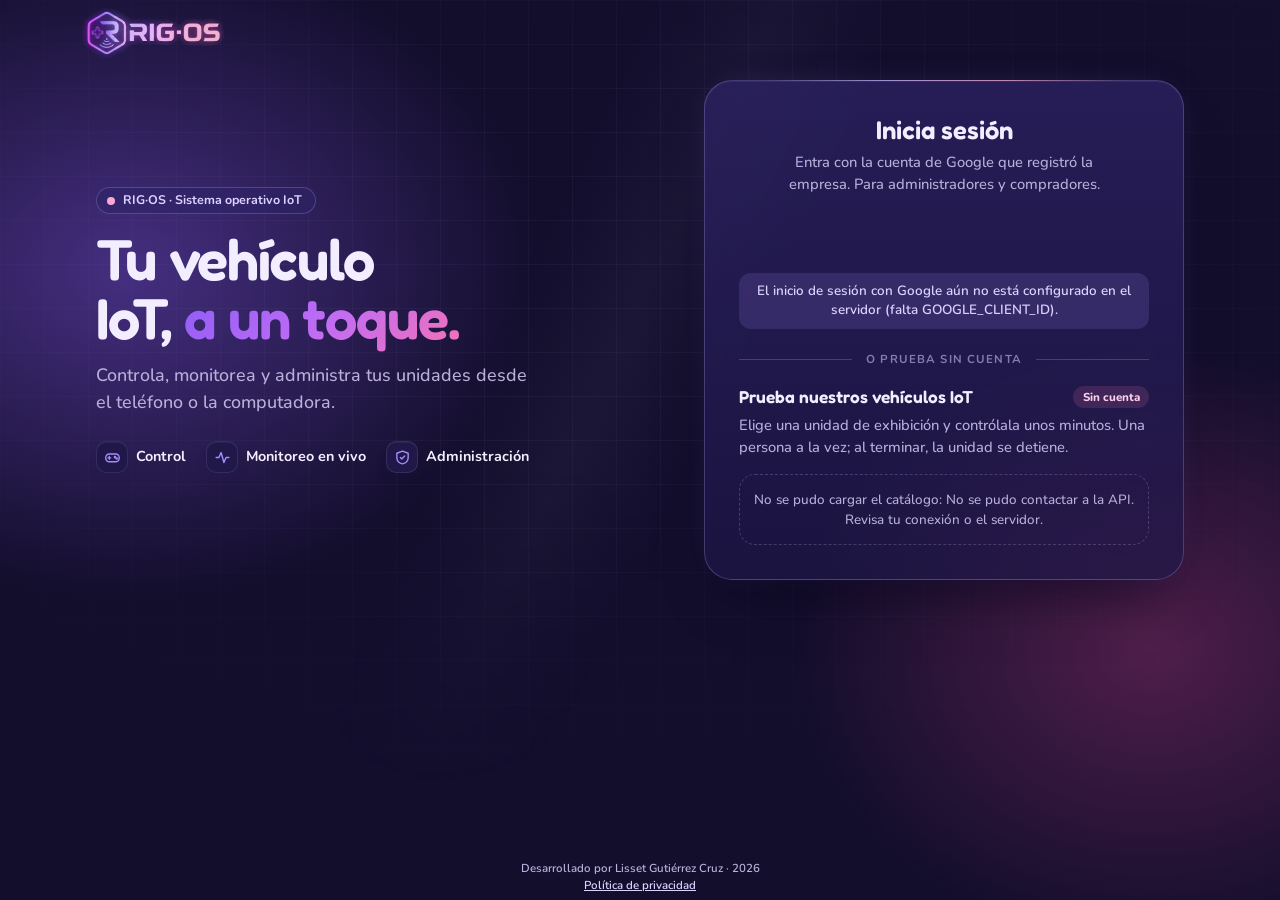
<file: index.html>
<!DOCTYPE html>
<html lang="es" data-bs-theme="dark">
<head>
<meta charset="utf-8">
<meta name="viewport" content="width=device-width, initial-scale=1, viewport-fit=cover">
<meta name="theme-color" content="#130E2C">
<meta name="description" content="RIG·OS, sistema operativo IoT: control, monitoreo y administración de vehículos con roles.">
<title>RIG·OS · Sistema operativo IoT</title>
<link rel="icon" href="assets/img/favicon-64.png" type="image/png" sizes="64x64">
<link rel="icon" href="assets/img/favicon-32.png" type="image/png" sizes="32x32">
<link rel="apple-touch-icon" href="assets/img/apple-touch-icon.png">
<link rel="preconnect" href="https://fonts.googleapis.com">
<link rel="preconnect" href="https://fonts.gstatic.com" crossorigin>
<link href="https://fonts.googleapis.com/css2?family=Fredoka:wght@500;600;700&family=Nunito:wght@500;600;700;800&display=swap" rel="stylesheet">
<link href="https://cdn.jsdelivr.net/npm/bootstrap@5.3.3/dist/css/bootstrap.min.css" rel="stylesheet" integrity="sha384-QWTKZyjpPEjISv5WaRU9OFeRpok6YctnYmDr5pNlyT2bRjXh0JMhjY6hW+ALEwIH" crossorigin="anonymous">
<link href="assets/css/estilos.css?v=2026-11-23e" rel="stylesheet">
<script type="module" src="assets/js/main.js"></script>
</head>
<body>
<a class="visually-hidden-focusable salto" href="#contenido">Saltar al contenido</a>

<svg width="0" height="0" class="position-absolute" aria-hidden="true">
  <symbol id="i-check" viewBox="0 0 24 24"><circle cx="12" cy="12" r="9"/><path d="M8 12.5l2.7 2.7L16 10"/></symbol>
  <symbol id="i-alerta" viewBox="0 0 24 24"><path d="M12 3l10 18H2z"/><path d="M12 10v5M12 18v.01"/></symbol>
  <symbol id="i-info" viewBox="0 0 24 24"><circle cx="12" cy="12" r="9"/><path d="M12 11v6M12 7.5v.01"/></symbol>
  <symbol id="i-reloj" viewBox="0 0 24 24"><circle cx="12" cy="12" r="9"/><path d="M12 7v5l3 2"/></symbol>
  <symbol id="i-circulo" viewBox="0 0 24 24"><circle cx="12" cy="12" r="9"/></symbol>
  <symbol id="i-rayo" viewBox="0 0 24 24"><path d="M13 3L5 14h6l-1 7 8-11h-6z"/></symbol>
  <symbol id="i-giro-der" viewBox="0 0 24 24"><path d="M20 12a8 8 0 1 1-2.5-5.8L20 8.5M20 4v4.5h-4.5"/></symbol>
  <symbol id="i-giro-izq" viewBox="0 0 24 24"><path d="M4 12a8 8 0 1 0 2.5-5.8L4 8.5M4 4v4.5h4.5"/></symbol>
  <symbol id="i-giro-360" viewBox="0 0 24 24"><path d="M21 12a9 9 0 1 1-2.6-6.4L21 8M21 3v5h-5"/><circle cx="12" cy="12" r="2"/></symbol>
  <symbol id="i-flecha" viewBox="0 0 24 24"><path d="M12 19V5M5.5 11.5L12 5l6.5 6.5"/></symbol>
  <symbol id="i-excavar" viewBox="0 0 24 24"><path d="M3 4h6l4 6"/><path d="M11 10l-2 5h9l2-5z"/><path d="M13 19h4"/></symbol>
  <symbol id="i-descargar" viewBox="0 0 24 24"><path d="M12 14V4M7.5 8.5L12 4l4.5 4.5"/><path d="M4 13v6h16v-6"/></symbol>
  <symbol id="i-luz" viewBox="0 0 24 24"><path d="M9 18h6M10 21h4M12 3a6 6 0 0 0-3.5 10.9V16h7v-2.1A6 6 0 0 0 12 3z"/></symbol>
  <symbol id="i-musica" viewBox="0 0 24 24"><path d="M9 18V5l11-2v13"/><circle cx="6.5" cy="18" r="2.5"/><circle cx="17.5" cy="16" r="2.5"/></symbol>
  <symbol id="i-demo" viewBox="0 0 24 24"><circle cx="12" cy="12" r="9"/><path d="M10 8.5v7l6-3.5z"/></symbol>
  <symbol id="i-encender" viewBox="0 0 24 24"><path d="M12 3v8M6.3 7.3a8 8 0 1 0 11.4 0"/></symbol>
  <symbol id="i-mando" viewBox="0 0 24 24"><rect x="2.5" y="7" width="19" height="11" rx="5"/><path d="M7.5 10.5v4M5.5 12.5h4"/><circle cx="15.5" cy="11.5" r=".8"/><circle cx="18" cy="13.5" r=".8"/></symbol>
  <symbol id="i-parar" viewBox="0 0 24 24"><rect x="6" y="6" width="12" height="12" rx="2"/></symbol>
  <symbol id="i-jugar" viewBox="0 0 24 24"><path d="M7 4.5v15l12-7.5z"/></symbol>
  <symbol id="i-llave" viewBox="0 0 24 24"><circle cx="8" cy="15" r="4"/><path d="M10.8 12.2L20 3M17 6l3 3M14.5 8.5l2 2"/></symbol>
  <symbol id="i-ws" viewBox="0 0 24 24"><path d="M4 9a11 11 0 0 1 16 0M7.5 12.5a6 6 0 0 1 9 0"/><circle cx="12" cy="17" r="1.5"/></symbol>
  <symbol id="i-nube" viewBox="0 0 24 24"><path d="M7 18a4.5 4.5 0 0 1-.7-8.9 6 6 0 0 1 11.5 1.4A3.8 3.8 0 0 1 17 18z"/></symbol>
  <symbol id="i-bd" viewBox="0 0 24 24"><ellipse cx="12" cy="6" rx="7.5" ry="3"/><path d="M4.5 6v12c0 1.7 3.4 3 7.5 3s7.5-1.3 7.5-3V6M4.5 12c0 1.7 3.4 3 7.5 3s7.5-1.3 7.5-3"/></symbol>
  <symbol id="i-actividad" viewBox="0 0 24 24"><path d="M3 12h4l3-7 4 14 3-7h4"/></symbol>
  <symbol id="i-lista" viewBox="0 0 24 24"><path d="M9 6h11M9 12h11M9 18h11"/><circle cx="4.5" cy="6" r="1"/><circle cx="4.5" cy="12" r="1"/><circle cx="4.5" cy="18" r="1"/></symbol>
  <symbol id="i-recargar" viewBox="0 0 24 24"><path d="M20 11a8 8 0 1 0-2.3 5.7M20 4v7h-7"/></symbol>
  <symbol id="i-usuario" viewBox="0 0 24 24"><circle cx="12" cy="8" r="4"/><path d="M4 21a8 8 0 0 1 16 0"/></symbol>
  <symbol id="i-salir" viewBox="0 0 24 24"><path d="M15 4h3a2 2 0 0 1 2 2v12a2 2 0 0 1-2 2h-3M10 17l-5-5 5-5M5 12h11"/></symbol>
  <symbol id="i-escudo" viewBox="0 0 24 24"><path d="M12 3l8 3v6c0 4.5-3.4 8-8 9-4.6-1-8-4.5-8-9V6z"/><path d="M9 12l2 2 4-4"/></symbol>
  <symbol id="i-coche" viewBox="0 0 24 24"><path d="M5 16V11l2-5h10l2 5v5"/><path d="M3 16h18v3H3z"/><circle cx="7.5" cy="19" r="1.5"/><circle cx="16.5" cy="19" r="1.5"/></symbol>
  <symbol id="i-tienda" viewBox="0 0 24 24"><path d="M4 9l1.5-5h13L20 9M4 9h16v11H4zM9 20v-6h6v6"/></symbol>
  <symbol id="i-mas" viewBox="0 0 24 24"><path d="M12 5v14M5 12h14"/></symbol>
  <symbol id="i-editar" viewBox="0 0 24 24"><path d="M4 20h4L19 9l-4-4L4 16z"/><path d="M13.5 6.5l4 4"/></symbol>
  <symbol id="i-basura" viewBox="0 0 24 24"><path d="M5 7h14M10 11v6M14 11v6M6 7l1 13h10l1-13M9 7V4h6v3"/></symbol>
  <symbol id="i-abajo" viewBox="0 0 24 24"><path d="M12 5v14M5.5 12.5L12 19l6.5-6.5"/></symbol>
  <symbol id="i-chevron" viewBox="0 0 24 24"><path d="M9 6l6 6-6 6"/></symbol>
  <symbol id="i-cerrar" viewBox="0 0 24 24"><path d="M6 6l12 12M18 6L6 18"/></symbol>
</svg>

<header class="encabezado container-xl">
  <div class="encabezado-texto">
    <p class="encabezado-sub marca"><img src="assets/img/rigos-logo.png" width="538" height="190" alt="RIG·OS" class="marca-img"></p>
    <h1 id="vehNombre">Cargando vehículo…</h1>
    <p id="vehDetalle" class="texto-suave mb-0"></p>
  </div>
  <nav class="navegacion" aria-label="Secciones de la aplicación">
    <a class="nav-enlace" href="#control" data-vista="control"><svg class="ico" aria-hidden="true"><use href="#i-mando"/></svg><span>Control</span></a>
    <a class="nav-enlace" href="#monitoreo" data-vista="monitoreo"><svg class="ico" aria-hidden="true"><use href="#i-actividad"/></svg><span>Monitoreo</span></a>
    <a class="nav-enlace" href="#unidades" data-vista="unidades" hidden><svg class="ico" aria-hidden="true"><use href="#i-coche"/></svg><span>Mis vehículos</span></a>
    <a class="nav-enlace" href="#administracion" data-vista="administracion" hidden><svg class="ico" aria-hidden="true"><use href="#i-escudo"/></svg><span>Administración</span></a>
  </nav>
  <div class="cuenta" id="cuenta" hidden>
    <span class="cuenta-avatar" id="cuentaAvatar" aria-hidden="true"></span>
    <span class="cuenta-datos"><span class="cuenta-nombre" id="cuentaNombre"></span><span class="cuenta-rol" id="cuentaRol"></span></span>
    <button type="button" class="cuenta-salir" id="cuentaSalir"><svg class="ico" aria-hidden="true"><use href="#i-salir"/></svg><span class="visually-hidden">Cerrar sesión</span></button>
  </div>
</header>

<main class="container-xl" id="contenido">
  <!-- 4.3: aviso de la prueba de Invitado (tiempo restante) -->
  <div class="aviso-invitado" id="avisoInvitado" role="status" hidden>
    <svg class="ico" aria-hidden="true"><use href="#i-reloj"/></svg>
    <span>Prueba de Invitado · <strong id="invitadoTiempo">--:--</strong> restantes · solo comandos permitidos</span>
    <button type="button" class="btn boton-secundario btn-chico" id="invitadoTerminar">Terminar prueba</button>
  </div>
  <!-- 4.3: sin unidad elegida (Admin sin unidades de empresa, comprador sin vehículos, etc.) -->
  <div class="sin-unidad" id="sinUnidad" hidden>
    <svg class="ico" aria-hidden="true"><use href="#i-coche"/></svg>
    <p class="mb-1"><strong>No hay una unidad seleccionada.</strong></p>
    <p class="nota mb-2" id="sinUnidadTexto">Elige una en «Mis vehículos».</p>
    <a class="btn boton-principal btn-chico" href="#unidades" id="sinUnidadIr">Ir a Mis vehículos</a>
  </div>
  <!-- ===== Vista CONTROL (práctica 4.1) ===== -->
  <section class="remoto vista" id="zonaControl" data-vista="control" aria-labelledby="tituloMando" tabindex="-1">
    <h2 id="tituloMando" class="visually-hidden">Control remoto del vehículo</h2>
    <div class="remoto-cuerpo" id="mando">
      <svg class="silueta" viewBox="0 0 1000 520" preserveAspectRatio="none" aria-hidden="true" focusable="false">
        <defs>
          <linearGradient id="sil-cuerpo" x1="0" y1="0" x2="0" y2="1"><stop offset="0" stop-color="#2C2368"/><stop offset="1" stop-color="#1B1548"/></linearGradient>
          <linearGradient id="sil-gatillo" x1="0" y1="0" x2="1" y2="0"><stop offset="0" stop-color="#A78BFA"/><stop offset="1" stop-color="#F472B6"/></linearGradient>
          <filter id="sil-sombra" x="-10%" y="-10%" width="120%" height="130%"><feDropShadow dx="0" dy="14" stdDeviation="14" flood-color="#A78BFA" flood-opacity=".32"/></filter>
        </defs>
        <path class="sil-gatillo" d="M120 92 C150 34 232 16 340 30" stroke="url(#sil-gatillo)"/>
        <path class="sil-gatillo" d="M880 92 C850 34 768 16 660 30" stroke="url(#sil-gatillo)"/>
        <path class="sil-cuerpo" filter="url(#sil-sombra)" fill="url(#sil-cuerpo)" d="M500 58 C420 58 360 34 270 26 C170 18 96 44 62 112 C25 192 6 330 18 420 C30 495 95 520 150 500 C210 478 250 410 300 375 C350 342 420 336 500 336 C580 336 650 342 700 375 C750 410 790 478 850 500 C905 520 970 495 982 420 C994 330 975 192 938 112 C904 44 830 18 730 26 C640 34 580 58 500 58 Z"/>
        <path class="sil-linea" d="M500 88 C430 88 370 70 290 62 C200 54 130 76 100 130"/>
        <path class="sil-linea" d="M500 88 C570 88 630 70 710 62 C800 54 870 76 900 130"/>
      </svg>

      <section class="remoto-estados" aria-labelledby="tituloConexion">
        <h3 id="tituloConexion" class="visually-hidden">Estado de conexión</h3>
        <ul class="estados list-unstyled">
          <li><div class="indicador" data-indicador="ws" data-tono="neutro">
            <svg class="ico ind-tipo" aria-hidden="true"><use href="#i-ws"/></svg>
            <span class="ind-nombre">WebSocket WSS</span>
            <span class="ind-estado"><span class="ind-icono"></span><span class="ind-texto" role="status">Desconectado</span></span>
          </div></li>
          <li><div class="indicador" data-indicador="api" data-tono="neutro">
            <svg class="ico ind-tipo" aria-hidden="true"><use href="#i-nube"/></svg>
            <span class="ind-nombre">Servidor AWS · API de 21 servicios</span>
            <span class="ind-estado"><span class="ind-icono"></span><span class="ind-texto" role="status">Comprobando…</span></span>
          </div></li>
          <li><div class="indicador" data-indicador="rds" data-tono="neutro">
            <svg class="ico ind-tipo" aria-hidden="true"><use href="#i-bd"/></svg>
            <span class="ind-nombre">Amazon RDS</span>
            <span class="ind-estado"><span class="ind-icono"></span><span class="ind-texto" role="status">Sin verificar</span></span>
          </div></li>
        </ul>
        <p class="nota nota-conexion mb-0">Estos estados no confirman que el vehículo físico esté conectado.</p>
      </section>

      <div class="remoto-izq zona-joystick">
        <div class="joystick" id="joystick" role="group" aria-label="Joystick del vehículo. Usa las flechas del teclado y suelta para detener." aria-disabled="true" data-direccion="neutral">
          <span class="dir dir-adelante" id="dir-adelante" data-vacio="true">—</span>
          <span class="dir dir-atras" id="dir-atras" data-vacio="true">—</span>
          <span class="dir dir-izquierda" id="dir-izquierda" data-vacio="true">—</span>
          <span class="dir dir-derecha" id="dir-derecha" data-vacio="true">—</span>
          <span class="joystick-centro" aria-hidden="true"></span>
          <span class="perilla" id="perilla" aria-hidden="true"></span>
        </div>
        <p class="nota text-center mb-0" id="joystickNota"></p>
        <button type="button" class="boton-detener" id="detener" disabled>
          <svg class="ico" aria-hidden="true"><use href="#i-parar"/></svg><span>Detener</span>
        </button>
      </div>

      <div class="remoto-centro">
        <div class="alert alerta-carga" id="alertaCarga" role="alert" hidden>
          <span id="alertaCargaTexto"></span>
          <button type="button" class="btn boton-secundario" id="reintentarCarga">Reintentar</button>
        </div>

        <div class="botonera-centro">
          <div class="funciones" id="mandoFunciones" role="group" aria-label="Funciones" hidden></div>
          <button type="button" class="demo-abrir" id="demoAbrir" aria-haspopup="dialog" aria-controls="demoDialogo">
            <svg class="ico" aria-hidden="true"><use href="#i-demo"/></svg>
            <span class="demo-abrir-texto" id="demoAbrirTexto">Demo</span>
            <span class="demo-abrir-barra" aria-hidden="true"><span id="demoAbrirAvance"></span></span>
          </button>
        </div>
      </div>

      <div class="remoto-der grupos" id="mandoGrupos"></div>
    </div>
  </section>

  <!-- ===== Vista MONITOREO (práctica 4.2) ===== -->
  <section class="monitoreo vista" id="vistaMonitoreo" data-vista="monitoreo" aria-labelledby="tituloMonitoreo" tabindex="-1" hidden>
    <header class="pagina">
      <nav class="migas" aria-label="Ruta"><span>RIG·OS</span><svg class="ico" aria-hidden="true"><use href="#i-chevron"/></svg><span aria-current="page">Monitoreo</span></nav>
      <h2 id="tituloMonitoreo" class="pagina-titulo">Monitoreo</h2>
      <p class="pagina-desc">Conexión, último movimiento y los 10 más recientes de la unidad, en tiempo real.</p>
    </header>

    <section class="mon-tarjeta mon-estados" aria-labelledby="tituloConexionMon">
      <h3 id="tituloConexionMon" class="visually-hidden">Estado de conexión</h3>
      <ul class="estados list-unstyled">
          <li><div class="indicador" data-indicador="ws" data-tono="neutro">
            <svg class="ico ind-tipo" aria-hidden="true"><use href="#i-ws"/></svg>
            <span class="ind-nombre">WebSocket WSS</span>
            <span class="ind-estado"><span class="ind-icono"></span><span class="ind-texto">Desconectado</span></span>
          </div></li>
          <li><div class="indicador" data-indicador="api" data-tono="neutro">
            <svg class="ico ind-tipo" aria-hidden="true"><use href="#i-nube"/></svg>
            <span class="ind-nombre">Servidor AWS · API de 21 servicios</span>
            <span class="ind-estado"><span class="ind-icono"></span><span class="ind-texto">Comprobando…</span></span>
          </div></li>
          <li><div class="indicador" data-indicador="rds" data-tono="neutro">
            <svg class="ico ind-tipo" aria-hidden="true"><use href="#i-bd"/></svg>
            <span class="ind-nombre">Amazon RDS</span>
            <span class="ind-estado"><span class="ind-icono"></span><span class="ind-texto">Sin verificar</span></span>
          </div></li>
      </ul>
      <p class="nota mb-0">«En línea» es la sesión WSS de este navegador: no confirma que el vehículo físico esté conectado.</p>
    </section>

    <section class="mon-tarjeta mon-ultimo" id="ultimo" aria-labelledby="tituloUltimo" data-fase="cargando">
      <header class="mon-cabecera">
        <h3 id="tituloUltimo" class="mon-titulo"><svg class="ico" aria-hidden="true"><use href="#i-actividad"/></svg>Último movimiento reportado</h3>
        <span class="chip" id="ultimoFuente">Cargando…</span>
      </header>
      <div class="ultimo-cuerpo">
        <div class="ultimo-icono" id="ultimoIcono" aria-hidden="true"></div>
        <div class="ultimo-principal">
          <p class="ultimo-nombre" id="ultimoNombre" aria-live="polite">Cargando…</p>
          <p class="ultimo-demo" id="ultimoDemo" hidden></p>
        </div>
      </div>
      <dl class="ultimo-datos">
        <div><dt>Vehículo</dt><dd id="ultimoVehiculo">—</dd></div>
        <div><dt>Fecha</dt><dd id="ultimoFecha">—</dd></div>
        <div><dt>Hora</dt><dd id="ultimoHora">—</dd></div>
        <div><dt>Código</dt><dd id="ultimoCodigo">—</dd></div>
      </dl>
      <p class="nota mb-0" id="ultimoNota">Último movimiento reportado por la API o por WebSocket. No confirma que el vehículo lo haya ejecutado físicamente.</p>
    </section>

    <section class="mon-tarjeta mon-historial" aria-labelledby="tituloHistorial">
      <header class="mon-cabecera">
        <h3 id="tituloHistorial" class="mon-titulo"><svg class="ico" aria-hidden="true"><use href="#i-lista"/></svg>Últimos 10 movimientos</h3>
        <button type="button" class="btn boton-secundario btn-recargar" id="historialRecargar">
          <svg class="ico" aria-hidden="true"><use href="#i-recargar"/></svg><span>Actualizar</span>
        </button>
      </header>
      <p class="mon-estado-tabla" id="historialEstado" role="status">Cargando movimientos…</p>
      <div class="tabla-caja">
        <table class="tabla-mov">
          <caption class="visually-hidden">Últimos diez movimientos individuales guardados en Amazon RDS, del más reciente al más antiguo</caption>
          <thead>
            <tr><th scope="col" class="col-num">#</th><th scope="col">Movimiento</th><th scope="col">Fecha</th><th scope="col">Hora</th><th scope="col" class="col-origen">Origen</th></tr>
          </thead>
          <tbody id="historialCuerpo"></tbody>
        </table>
      </div>
      <p class="nota mb-0">Solo movimientos individuales persistidos en RDS y leídos con la API. Los pasos de una DEMO no se guardan en el historial.</p>
    </section>
  </section>

  <!-- ===== Vista ACCESO (práctica 4.3) ===== -->
  <section class="acceso vista" id="vistaAcceso" data-vista="acceso" aria-labelledby="tituloAcceso" tabindex="-1" hidden>
    <div class="acceso-portada">
      <p class="acceso-etiqueta"><span class="acceso-pulso" aria-hidden="true"></span>RIG·OS · Sistema operativo IoT</p>
      <h2 id="tituloAcceso" class="acceso-titular">Tu vehículo IoT, <span class="texto-grad">a un toque.</span></h2>
      <p class="acceso-lema">Controla, monitorea y administra tus unidades desde el teléfono o la computadora.</p>
      <ul class="acceso-rasgos list-unstyled" aria-label="Módulos de la plataforma">
        <li><span class="acceso-rasgo-ico"><svg class="ico" aria-hidden="true"><use href="#i-mando"/></svg></span>Control</li>
        <li><span class="acceso-rasgo-ico"><svg class="ico" aria-hidden="true"><use href="#i-actividad"/></svg></span>Monitoreo en vivo</li>
        <li><span class="acceso-rasgo-ico"><svg class="ico" aria-hidden="true"><use href="#i-escudo"/></svg></span>Administración</li>
      </ul>
    </div>

    <div class="acceso-tarjeta">
      <section class="acceso-login" aria-labelledby="tituloLogin">
        <h3 id="tituloLogin" class="acceso-h">Inicia sesión</h3>
        <p class="acceso-texto">Entra con la cuenta de Google que registró la empresa. Para administradores y compradores.</p>
        <div class="google-boton" id="googleBoton"></div>
        <p class="acceso-estado" id="loginEstado" role="status"></p>
      </section>

      <div class="acceso-separador" aria-hidden="true"><span>o prueba sin cuenta</span></div>

      <section class="acceso-catalogo" aria-labelledby="tituloCatalogo">
        <header class="acceso-cat-cabecera">
          <h3 id="tituloCatalogo" class="acceso-h acceso-h-chica">Prueba nuestros vehículos IoT</h3>
          <span class="acceso-chip" id="catalogoChip">Sin cuenta</span>
        </header>
        <p class="acceso-texto">Elige una unidad de exhibición y contrólala unos minutos. Una persona a la vez; al terminar, la unidad se detiene.</p>
        <div class="catalogo" id="catalogo" aria-live="polite"><p class="acceso-cargando">Cargando catálogo…</p></div>
      </section>
    </div>
  </section>

  <!-- ===== Vista MIS VEHÍCULOS + editor de demos (práctica 4.3) ===== -->
  <section class="unidades vista" id="vistaUnidades" data-vista="unidades" aria-labelledby="tituloUnidades" tabindex="-1" hidden>
    <header class="pagina">
      <nav class="migas" aria-label="Ruta"><span>RIG·OS</span><svg class="ico" aria-hidden="true"><use href="#i-chevron"/></svg><span aria-current="page">Mis vehículos</span></nav>
      <h2 id="tituloUnidades" class="pagina-titulo">Mis vehículos</h2>
      <p class="pagina-desc">Elige la unidad que operas, autoriza soporte y diseña tus demos.</p>
    </header>
    <section class="mon-tarjeta" aria-labelledby="tituloMisVehiculos">
      <header class="mon-cabecera">
        <h3 id="tituloMisVehiculos" class="mon-titulo"><svg class="ico" aria-hidden="true"><use href="#i-coche"/></svg><span id="tituloMisVehiculosTexto">Mis vehículos</span></h3>
      </header>
      <div class="unidades-lista" id="unidadesLista" aria-live="polite"><p class="nota">Cargando…</p></div>
    </section>
    <section class="mon-tarjeta" id="demosSeccion" aria-labelledby="tituloDemosEditor" hidden>
      <header class="mon-cabecera">
        <h3 id="tituloDemosEditor" class="mon-titulo"><svg class="ico" aria-hidden="true"><use href="#i-demo"/></svg><span id="tituloDemosTexto">Demos</span></h3>
        <button type="button" class="btn boton-principal btn-chico" id="demoNueva"><svg class="ico" aria-hidden="true"><use href="#i-mas"/></svg><span>Nueva demo</span></button>
      </header>
      <div class="demos-lista" id="demosLista" aria-live="polite"></div>
      <form class="editor" id="editorDemo" novalidate hidden aria-labelledby="editorTitulo">
        <h4 class="editor-titulo" id="editorTitulo">Nueva demo</h4>
        <div class="editor-campos">
          <label class="form-label" for="editorNombre">Nombre</label>
          <input class="form-control" id="editorNombre" maxlength="80" required>
          <label class="form-label" for="editorDescripcion">Descripción</label>
          <input class="form-control" id="editorDescripcion" maxlength="255">
          <label class="editor-activo"><input type="checkbox" id="editorActivo" checked> Activa (aparece en CONTROL)</label>
        </div>
        <p class="grupo-titulo mt-3 mb-2">Pasos</p>
        <ol class="pasos" id="pasosLista"></ol>
        <button type="button" class="btn boton-secundario btn-chico" id="pasoAgregar"><svg class="ico" aria-hidden="true"><use href="#i-mas"/></svg><span>Agregar paso</span></button>
        <p class="editor-total" id="editorTotal" aria-live="polite"></p>
        <p class="editor-error" id="editorError" role="alert" hidden></p>
        <div class="editor-acciones">
          <button type="button" class="btn boton-secundario" id="editorCancelar">Cancelar</button>
          <button type="submit" class="btn boton-principal" id="editorGuardar">Guardar demo</button>
        </div>
      </form>
    </section>
  </section>

  <!-- ===== Vista ADMINISTRACIÓN (práctica 4.3) ===== -->
  <section class="administracion vista" id="vistaAdmin" data-vista="administracion" aria-labelledby="tituloAdmin" tabindex="-1" hidden>
    <header class="pagina">
      <nav class="migas" aria-label="Ruta"><span>RIG·OS</span><svg class="ico" aria-hidden="true"><use href="#i-chevron"/></svg><span aria-current="page">Administración</span></nav>
      <h2 id="tituloAdmin" class="pagina-titulo">Administración</h2>
      <p class="pagina-desc">Inventario, modelos, clientes y bitácora de la empresa.</p>
    </header>
    <div class="dash" id="dashboard" aria-live="polite"></div>
    <div class="admin-tabs" role="tablist" aria-label="Secciones de administración">
      <button type="button" role="tab" class="admin-tab" id="tabUnidades" aria-controls="panelUnidades" aria-selected="true">Unidades</button>
      <button type="button" role="tab" class="admin-tab" id="tabModelos" aria-controls="panelModelos" aria-selected="false">Modelos</button>
      <button type="button" role="tab" class="admin-tab" id="tabClientes" aria-controls="panelClientes" aria-selected="false">Clientes</button>
      <button type="button" role="tab" class="admin-tab" id="tabBitacora" aria-controls="panelBitacora" aria-selected="false">Bitácora</button>
    </div>
    <section class="mon-tarjeta admin-panel" id="panelUnidades" role="tabpanel" aria-labelledby="tabUnidades">
      <header class="mon-cabecera">
        <h3 class="mon-titulo">Inventario de unidades</h3>
        <button type="button" class="btn boton-principal btn-chico" id="unidadNueva"><svg class="ico" aria-hidden="true"><use href="#i-mas"/></svg><span>Nueva unidad</span></button>
      </header>
      <div class="filtros">
        <label class="visually-hidden" for="filtroEstado">Filtrar por estado</label>
        <select class="form-select" id="filtroEstado">
          <option value="">Todos los estados</option><option>DISPONIBLE</option><option>ASIGNADO</option><option>EXHIBICION</option><option>INACTIVO</option>
        </select>
        <label class="visually-hidden" for="filtroBuscar">Buscar</label>
        <input class="form-control" id="filtroBuscar" type="search" placeholder="Buscar serie, nombre, modelo o correo">
      </div>
      <div class="tabla-caja"><table class="tabla-mov tabla-admin" id="tablaUnidades"><caption class="visually-hidden">Unidades</caption></table></div>
    </section>
    <section class="mon-tarjeta admin-panel" id="panelModelos" role="tabpanel" aria-labelledby="tabModelos" hidden>
      <header class="mon-cabecera">
        <h3 class="mon-titulo">Modelos comerciales</h3>
        <button type="button" class="btn boton-principal btn-chico" id="modeloNuevo"><svg class="ico" aria-hidden="true"><use href="#i-mas"/></svg><span>Nuevo modelo</span></button>
      </header>
      <div class="tabla-caja"><table class="tabla-mov tabla-admin" id="tablaModelos"><caption class="visually-hidden">Modelos</caption></table></div>
    </section>
    <section class="mon-tarjeta admin-panel" id="panelClientes" role="tabpanel" aria-labelledby="tabClientes" hidden>
      <header class="mon-cabecera">
        <h3 class="mon-titulo">Clientes y administradores</h3>
        <button type="button" class="btn boton-principal btn-chico" id="usuarioNuevo"><svg class="ico" aria-hidden="true"><use href="#i-mas"/></svg><span>Nueva cuenta</span></button>
      </header>
      <div class="tabla-caja"><table class="tabla-mov tabla-admin" id="tablaUsuarios"><caption class="visually-hidden">Cuentas</caption></table></div>
    </section>
    <section class="mon-tarjeta admin-panel" id="panelBitacora" role="tabpanel" aria-labelledby="tabBitacora" hidden>
      <header class="mon-cabecera">
        <h3 class="mon-titulo">Bitácora de auditoría</h3>
        <div class="paginas">
          <button type="button" class="btn boton-secundario btn-chico" id="bitacoraRecientes">Más recientes</button>
          <button type="button" class="btn boton-secundario btn-chico" id="bitacoraAntiguos">Más antiguos</button>
        </div>
      </header>
      <div class="tabla-caja"><table class="tabla-mov tabla-admin" id="tablaBitacora"><caption class="visually-hidden">Bitácora</caption></table></div>
    </section>
  </section>
</main>

<footer class="pie container-xl"><p class="mb-0" id="creditos"></p><p class="mb-0"><a href="privacidad.html">Política de privacidad</a></p></footer>
<dialog class="dialogo" id="demoDialogo" aria-labelledby="tituloDemo">
<div class="dialogo-contenido">
  <div class="dialogo-cabecera">
    <h2 id="tituloDemo"><svg class="ico" aria-hidden="true"><use href="#i-demo"/></svg>Secuencia DEMO</h2>
    <button type="button" class="dialogo-cerrar" id="demoCerrar" aria-label="Cerrar">
      <svg class="ico" aria-hidden="true" viewBox="0 0 24 24"><path d="M6 6l12 12M18 6L6 18"/></svg>
    </button>
  </div>
  <p class="nota mb-3">La secuencia la ejecuta el backend. DETENER la cancela en cualquier momento.</p>
  <label class="form-label" for="demoSelector">DEMO del vehículo</label>
  <select class="form-select" id="demoSelector" disabled><option value="">Cargando…</option></select>
  <div class="demo-botones">
    <button type="button" class="btn boton-principal" id="demoIniciar" disabled>
      <svg class="ico" aria-hidden="true"><use href="#i-jugar"/></svg><span class="btn-texto">Iniciar</span>
    </button>
    <button type="button" class="btn boton-secundario" id="demoCancelar" disabled>
      <svg class="ico" aria-hidden="true"><use href="#i-parar"/></svg><span class="btn-texto">Cancelar</span>
    </button>
  </div>
  <p class="texto-suave mb-0" id="demoEstado" role="status"></p>
  <div class="progress demo-barra" id="demoBarra" role="progressbar" aria-label="Avance de la DEMO" aria-valuemin="0" aria-valuemax="100" aria-valuenow="0" hidden><div class="progress-bar"></div></div>
</div>
</dialog>
<!-- 4.3: diálogo reutilizable para los formularios de Administración y Mis vehículos -->
<dialog class="dialogo" id="dlgForm" aria-labelledby="dlgFormTitulo">
<div class="dialogo-contenido">
  <div class="dialogo-cabecera">
    <h2 id="dlgFormTitulo"></h2>
    <button type="button" class="dialogo-cerrar" id="dlgFormCerrar" aria-label="Cerrar"><svg class="ico" aria-hidden="true"><use href="#i-cerrar"/></svg></button>
  </div>
  <form id="dlgFormCuerpo" class="dlg-form" novalidate></form>
</div>
</dialog>
<div id="avisos" class="avisos" aria-live="polite"></div>
<noscript><p class="alert alerta-carga m-3">Esta aplicación necesita JavaScript para funcionar.</p></noscript>
</body>
</html>
</file>
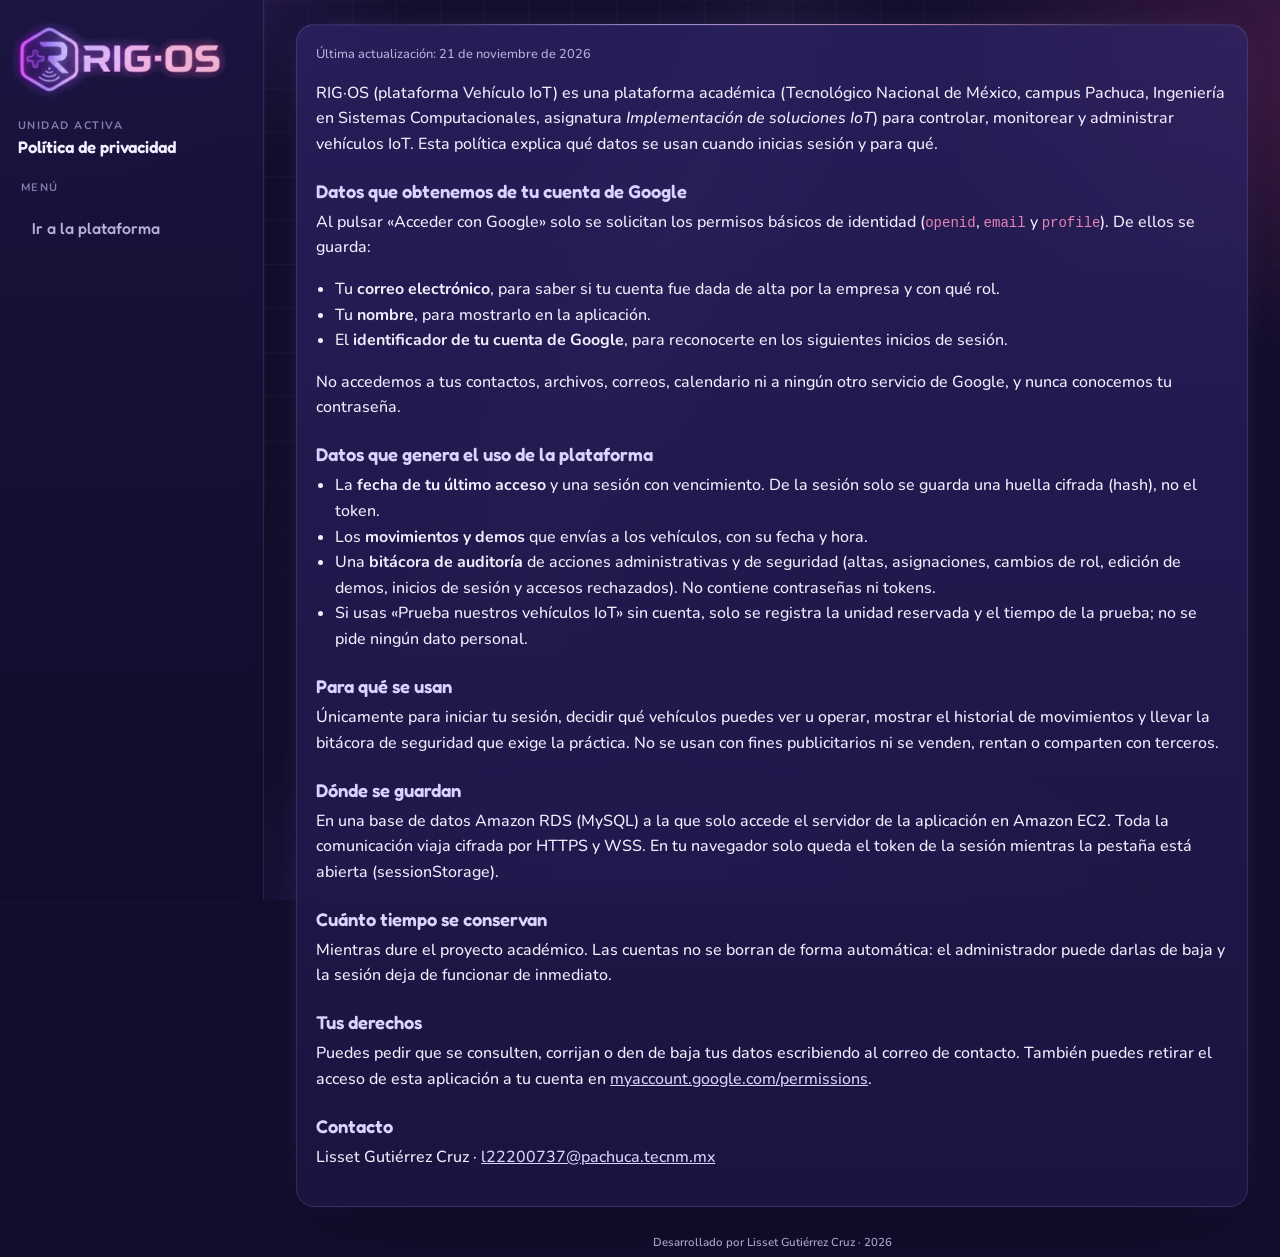
<file: privacidad.html>
<!DOCTYPE html>
<html lang="es" data-bs-theme="dark">
<head>
<meta charset="utf-8">
<meta name="viewport" content="width=device-width, initial-scale=1, viewport-fit=cover">
<meta name="theme-color" content="#130E2C">
<meta name="description" content="Política de privacidad de RIG·OS, la plataforma Vehículo IoT.">
<title>Política de privacidad · RIG·OS</title>
<link rel="icon" href="assets/img/favicon-64.png" type="image/png" sizes="64x64">
<link rel="icon" href="assets/img/favicon-32.png" type="image/png" sizes="32x32">
<link rel="apple-touch-icon" href="assets/img/apple-touch-icon.png">
<link rel="preconnect" href="https://fonts.googleapis.com">
<link rel="preconnect" href="https://fonts.gstatic.com" crossorigin>
<link href="https://fonts.googleapis.com/css2?family=Fredoka:wght@500;600;700&family=Nunito:wght@500;600;700;800&display=swap" rel="stylesheet">
<link href="https://cdn.jsdelivr.net/npm/bootstrap@5.3.3/dist/css/bootstrap.min.css" rel="stylesheet" integrity="sha384-QWTKZyjpPEjISv5WaRU9OFeRpok6YctnYmDr5pNlyT2bRjXh0JMhjY6hW+ALEwIH" crossorigin="anonymous">
<link href="assets/css/estilos.css?v=2026-11-23e" rel="stylesheet">
</head>
<body>
<header class="encabezado container-xl">
  <div class="encabezado-texto">
    <p class="encabezado-sub marca"><img src="assets/img/rigos-logo.png" width="538" height="190" alt="RIG·OS" class="marca-img"></p>
    <h1>Política de privacidad</h1>
  </div>
  <nav class="navegacion" aria-label="Volver">
    <a class="nav-enlace" href="./">Ir a la plataforma</a>
  </nav>
</header>

<main class="container-xl legal">
  <article class="mon-tarjeta">
    <p class="nota">Última actualización: 21 de noviembre de 2026</p>

    <p>RIG·OS (plataforma Vehículo IoT) es una plataforma académica (Tecnológico Nacional de México, campus Pachuca, Ingeniería en
    Sistemas Computacionales, asignatura <em>Implementación de soluciones IoT</em>) para controlar, monitorear y
    administrar vehículos IoT. Esta política explica qué datos se usan cuando inicias sesión y para qué.</p>

    <h2>Datos que obtenemos de tu cuenta de Google</h2>
    <p>Al pulsar «Acceder con Google» solo se solicitan los permisos básicos de identidad
    (<code>openid</code>, <code>email</code> y <code>profile</code>). De ellos se guarda:</p>
    <ul>
      <li>Tu <strong>correo electrónico</strong>, para saber si tu cuenta fue dada de alta por la empresa y con qué rol.</li>
      <li>Tu <strong>nombre</strong>, para mostrarlo en la aplicación.</li>
      <li>El <strong>identificador de tu cuenta de Google</strong>, para reconocerte en los siguientes inicios de sesión.</li>
    </ul>
    <p>No accedemos a tus contactos, archivos, correos, calendario ni a ningún otro servicio de Google, y
    nunca conocemos tu contraseña.</p>

    <h2>Datos que genera el uso de la plataforma</h2>
    <ul>
      <li>La <strong>fecha de tu último acceso</strong> y una sesión con vencimiento. De la sesión solo se guarda una
        huella cifrada (hash), no el token.</li>
      <li>Los <strong>movimientos y demos</strong> que envías a los vehículos, con su fecha y hora.</li>
      <li>Una <strong>bitácora de auditoría</strong> de acciones administrativas y de seguridad (altas, asignaciones,
        cambios de rol, edición de demos, inicios de sesión y accesos rechazados). No contiene contraseñas ni tokens.</li>
      <li>Si usas «Prueba nuestros vehículos IoT» sin cuenta, solo se registra la unidad reservada y el tiempo de la
        prueba; no se pide ningún dato personal.</li>
    </ul>

    <h2>Para qué se usan</h2>
    <p>Únicamente para iniciar tu sesión, decidir qué vehículos puedes ver u operar, mostrar el historial de
    movimientos y llevar la bitácora de seguridad que exige la práctica. No se usan con fines publicitarios ni se
    venden, rentan o comparten con terceros.</p>

    <h2>Dónde se guardan</h2>
    <p>En una base de datos Amazon RDS (MySQL) a la que solo accede el servidor de la aplicación en Amazon EC2.
    Toda la comunicación viaja cifrada por HTTPS y WSS. En tu navegador solo queda el token de la sesión mientras
    la pestaña está abierta (sessionStorage).</p>

    <h2>Cuánto tiempo se conservan</h2>
    <p>Mientras dure el proyecto académico. Las cuentas no se borran de forma automática: el administrador puede
    darlas de baja y la sesión deja de funcionar de inmediato.</p>

    <h2>Tus derechos</h2>
    <p>Puedes pedir que se consulten, corrijan o den de baja tus datos escribiendo al correo de contacto. También
    puedes retirar el acceso de esta aplicación a tu cuenta en
    <a href="https://myaccount.google.com/permissions" rel="noopener">myaccount.google.com/permissions</a>.</p>

    <h2>Contacto</h2>
    <p>Lisset Gutiérrez Cruz · <a href="mailto:l22200737@pachuca.tecnm.mx">l22200737@pachuca.tecnm.mx</a></p>
  </article>
</main>

<footer class="pie container-xl"><p class="mb-0">Desarrollado por Lisset Gutiérrez Cruz · 2026</p></footer>
</body>
</html>
</file>
<file: assets/css/estilos.css>
/* Identidad visual «Noche morada»: estilo gamer sobre índigo profundo (nunca negro) con acentos pastel.
   - Fondo índigo con resplandores lavanda y rosa y una retícula muy tenue.
   - Tarjetas de vidrio (índigo translúcido, borde lavanda y brillo superior).
   - Texto lavanda casi blanco. Acentos pastel: lavanda #C4B5FD y rosa #F9A8D4; degradado morado → rosa con brillo neón.
   - Tipografía: Fredoka (títulos y botones) + Nunito (texto); etiquetas en mayúsculas espaciadas.
   - En horizontal y escritorio, CONTROL conserva la silueta de un control tipo Xbox.
   Nota: --blanco es la SUPERFICIE de las tarjetas (el nombre se conserva para no tocar todo el archivo).
   Mobile First. */
:root {
  color-scheme: dark;
  --fondo: #130E2C; --fondo-2: #1A1340; --blanco: #1F1848; --superficie-2: #261E57;
  --linea: rgba(196, 181, 253, .13); --linea-2: rgba(196, 181, 253, .24);
  --tinta: #F3EEFF; --suave: #B9B0DA; --tenue: #857CAE;
  --morado: #A78BFA; --morado-2: #C4B5FD; --morado-claro: rgba(167, 139, 250, .15); --morado-texto: #DCD2FF;
  --rosa: #F9A8D4; --rosa-claro: rgba(244, 114, 182, .15); --rosa-texto: #FBCFE8;
  --grad: linear-gradient(135deg, #8B5CF6 0%, #C06CF4 52%, #F472B6 100%);
  --brillo: 0 8px 24px -8px rgba(192, 108, 244, .75), 0 0 0 1px rgba(255, 255, 255, .08) inset;
  --ok: #34D399; --ok-claro: rgba(52, 211, 153, .14); --ok-texto: #86EFAC;
  --espera: #FBBF24; --espera-claro: rgba(251, 191, 36, .14); --espera-texto: #FDE68A;
  --mal: #FB7185; --mal-oscuro: #E11D48; --mal-claro: rgba(251, 113, 133, .15); --mal-texto: #FDA4AF;
  --apagado: #3A3168; --apagado-texto: #8E86B5;
  --rad: 22px; --rad-s: 14px;
  --vidrio: linear-gradient(180deg, rgba(46, 36, 104, .72) 0%, rgba(30, 23, 72, .72) 100%);
  --sombra-1: 0 1px 0 rgba(255, 255, 255, .05) inset, 0 10px 24px -14px rgba(6, 3, 24, .75);
  --sombra-2: 0 1px 0 rgba(255, 255, 255, .06) inset, 0 28px 56px -28px rgba(6, 3, 24, .9), 0 0 40px -24px rgba(167, 139, 250, .5);
  --anillo: 0 0 0 4px rgba(196, 181, 253, .22);
  --titulo: Fredoka, Nunito, system-ui, sans-serif;
  --bs-body-font-family: Nunito, system-ui, sans-serif;
  --bs-body-color: var(--tinta);
  --bs-body-bg: var(--fondo);
}

html { -webkit-text-size-adjust: 100%; }
body {
  position: relative;
  min-height: 100vh; min-height: 100dvh;
  display: flex; flex-direction: column;
  font: 500 1rem/1.5 Nunito, system-ui, sans-serif;
  color: var(--tinta);
  touch-action: manipulation;
  overscroll-behavior-y: none;
  padding-left: env(safe-area-inset-left); padding-right: env(safe-area-inset-right);
  background:
    radial-gradient(52rem 34rem at -6% -10%, rgba(139, 92, 246, .38), transparent 62%),
    radial-gradient(44rem 30rem at 106% 8%, rgba(236, 72, 153, .22), transparent 60%),
    radial-gradient(60rem 36rem at 50% 115%, rgba(99, 70, 220, .26), transparent 62%),
    var(--fondo);
  background-attachment: fixed;
}
/* Retícula tenue y una franja diagonal de luz, como en los sitios gamer. */
body::before {
  content: ""; position: fixed; inset: 0; z-index: -1; pointer-events: none;
  background:
    linear-gradient(115deg, transparent 38%, rgba(196, 181, 253, .05) 46%, transparent 54%),
    linear-gradient(rgba(196, 181, 253, .045) 1px, transparent 1px) 0 0 / 44px 44px,
    linear-gradient(90deg, rgba(196, 181, 253, .045) 1px, transparent 1px) 0 0 / 44px 44px;
  -webkit-mask-image: radial-gradient(ellipse 90% 70% at 50% 30%, #000 30%, transparent 85%);
  mask-image: radial-gradient(ellipse 90% 70% at 50% 30%, #000 30%, transparent 85%);
}
::selection { background: rgba(244, 114, 182, .35); color: #fff; }
a { color: var(--morado-2); }
main { flex: 1 0 auto; }
h1, h2, h3 { font-family: var(--titulo); }
:focus-visible { outline: 3px solid var(--morado-2); outline-offset: 2px; }
[hidden] { display: none !important; }

.ico { width: 20px; height: 20px; flex: none; fill: none; stroke: currentColor; stroke-width: 2; stroke-linecap: round; stroke-linejoin: round; }
.texto-suave { color: var(--suave); font-size: .92rem; }
.nota { color: var(--suave); font-size: .8rem; }
.salto { position: absolute; z-index: 60; background: var(--blanco); padding: .5rem 1rem; border-radius: 0 0 var(--rad-s) 0; }
.encabezado-sub, .grupo-titulo {
  font: 600 .7rem/1.2 var(--titulo); letter-spacing: .12em; text-transform: uppercase; color: var(--suave);
}

/* ---- Encabezado y navegación ---- */
.encabezado { display: flex; flex-wrap: wrap; align-items: center; gap: .75rem; padding-top: max(.9rem, env(safe-area-inset-top)); padding-bottom: .8rem; }
.encabezado-logo { flex: none; border-radius: 13px; box-shadow: var(--sombra-1); }
.encabezado-texto { min-width: 0; flex: 1 1 auto; }
.encabezado-sub { margin: 0; color: var(--morado-texto); }
.encabezado h1 { margin: .05rem 0 0; font: 600 clamp(1.3rem, 5.6vw, 1.8rem)/1.1 var(--titulo); color: var(--tinta); overflow-wrap: anywhere; }
.navegacion { margin-left: auto; display: flex; gap: .2rem; padding: 4px; background: var(--blanco); border: 1px solid var(--linea); border-radius: 99px; box-shadow: var(--sombra-1); }
.nav-enlace {
  display: inline-flex; align-items: center; justify-content: center; gap: .4rem; min-height: 40px; padding: .3rem 1.05rem;
  border-radius: 99px; font: 500 .96rem var(--titulo); color: var(--suave); text-decoration: none;
  transition: background-color .15s, color .15s;
}
.nav-enlace .ico { width: 18px; height: 18px; }
@media (hover: hover) { .nav-enlace:not([aria-current]):hover { color: var(--morado-texto); background: var(--morado-claro); } }
.nav-enlace[aria-current="page"] { background: var(--grad); color: #fff; box-shadow: 0 6px 14px -8px rgba(168, 85, 247, .9); }
.vista:focus { outline: none; }
@media (max-width: 575.98px) {
  .navegacion { order: 3; flex: 1 1 100%; }
  .nav-enlace { flex: 1; padding-inline: .55rem; white-space: nowrap; font-size: .9rem; gap: .3rem; }
  .nav-enlace .ico { width: 16px; height: 16px; }
  /* Con las 4 secciones (Admin) no caben en una fila: se acomodan en 2 × 2. */
  .navegacion:not(:has(.nav-enlace[hidden])) { display: grid; grid-template-columns: 1fr 1fr; border-radius: 20px; }
}

/* ---- Indicadores ---- */
.estados { display: grid; gap: .45rem; margin: 0; }
.indicador {
  position: relative; display: flex; align-items: center; gap: .55rem; padding: .55rem .8rem;
  background: var(--blanco); border: 1px solid var(--linea); border-radius: var(--rad-s);
}
.indicador::before { content: ""; order: -1; flex: none; width: 8px; height: 8px; border-radius: 50%; background: var(--apagado-texto); box-shadow: 0 0 0 3px rgba(133, 124, 174, .28); }
.ind-tipo { width: 18px; height: 18px; color: var(--morado-2); }
.ind-nombre { flex: 1; min-width: 0; font-size: .88rem; font-weight: 700; line-height: 1.2; color: var(--tinta); }
.ind-estado { display: flex; align-items: center; gap: .25rem; flex: none; white-space: nowrap; font-size: .82rem; font-weight: 800; line-height: 1.1; padding: .2rem .55rem; border-radius: 99px; background: var(--fondo); color: var(--suave); }
.ind-estado .ico { width: 14px; height: 14px; }
.indicador[data-tono="bien"]::before { background: var(--ok); box-shadow: 0 0 0 3px rgba(16, 185, 129, .2); }
.indicador[data-tono="bien"] .ind-estado { background: var(--ok-claro); color: var(--ok-texto); }
.indicador[data-tono="espera"]::before { background: var(--espera); box-shadow: 0 0 0 3px rgba(245, 158, 11, .22); animation: latido 1.2s ease-in-out infinite; }
.indicador[data-tono="espera"] .ind-estado { background: var(--espera-claro); color: var(--espera-texto); }
.indicador[data-tono="mal"]::before { background: var(--mal); box-shadow: 0 0 0 3px rgba(244, 63, 94, .2); }
.indicador[data-tono="mal"] .ind-estado { background: var(--mal-claro); color: var(--mal-texto); }
@keyframes latido { 50% { transform: scale(1.35); opacity: .55; } }

.alerta-carga { display: flex; flex-wrap: wrap; align-items: center; gap: .5rem; margin: 0; padding: .6rem .75rem; font-size: .9rem; font-weight: 600; background: var(--rosa-claro); border: 1px solid rgba(249, 168, 212, .3); color: var(--rosa-texto); border-radius: var(--rad-s); }
.alerta-carga span { flex: 1 1 12rem; }

/* ---- Joystick: pozo hundido y palanca en relieve, como un stick real ---- */
.zona-joystick { display: flex; flex-direction: column; align-items: center; gap: .7rem; width: 100%; max-width: 320px; }
.joystick {
  --tam: clamp(196px, 60vw, 260px);
  position: relative; width: var(--tam); height: var(--tam); border-radius: 50%; flex: none;
  touch-action: none; user-select: none; -webkit-user-select: none; cursor: grab;
  background:
    radial-gradient(circle, transparent 0 52%, rgba(196, 181, 253, .12) 52% 53%, transparent 53%),
    radial-gradient(circle at 50% 42%, #2E2470 0%, #211A55 58%, #171140 100%);
  border: 1px solid var(--linea-2);
  box-shadow: inset 0 6px 16px rgba(6, 3, 24, .55), inset 0 -1px 0 rgba(196, 181, 253, .18), 0 0 0 6px var(--blanco), 0 0 0 7px var(--linea), var(--sombra-1);
  transition: box-shadow .2s, filter .2s;
}
.joystick.activo { cursor: grabbing; box-shadow: inset 0 6px 16px rgba(6, 3, 24, .55), 0 0 0 6px var(--blanco), 0 0 0 7px #C4B5FD, 0 0 0 12px rgba(168, 85, 247, .12); }
.joystick[aria-disabled="true"] { filter: grayscale(.7); opacity: .6; cursor: not-allowed; }
.joystick-centro { position: absolute; left: 50%; top: 50%; width: 30%; height: 30%; transform: translate(-50%, -50%); border-radius: 50%; border: 1.5px dashed rgba(196, 181, 253, .3); pointer-events: none; }
.perilla {
  position: absolute; left: 50%; top: 50%; width: 40%; height: 40%; border-radius: 50%; pointer-events: none;
  background:
    radial-gradient(circle at 50% 50%, transparent 0 46%, rgba(255, 255, 255, .35) 47% 49%, transparent 50%),
    radial-gradient(circle at 38% 30%, #C4B5FD 0%, #8B5CF6 45%, #7C3AED 100%);
  box-shadow: 0 10px 18px -6px rgba(91, 33, 182, .55), 0 2px 0 rgba(91, 33, 182, .35), inset 0 2px 3px rgba(255, 255, 255, .5), inset 0 -4px 6px rgba(76, 29, 149, .35);
  transition: transform .14s cubic-bezier(.2, .9, .3, 1.2);
}
.joystick.activo .perilla { transition: none; }
.dir {
  position: absolute; font: 500 .66rem var(--titulo); letter-spacing: .03em; color: var(--morado-texto);
  max-width: 34%; text-align: center; line-height: 1.05; overflow: hidden; pointer-events: none; overflow-wrap: anywhere;
  transition: color .12s;
}
.dir[data-vacio="true"] { color: var(--tenue); }
.dir-adelante { top: 7%; left: 50%; transform: translateX(-50%); }
.dir-atras { bottom: 7%; left: 50%; transform: translateX(-50%); }
.dir-izquierda { left: 5%; top: 50%; transform: translateY(-50%); }
.dir-derecha { right: 5%; top: 50%; transform: translateY(-50%); }
.joystick[data-direccion="adelante"] .dir-adelante,
.joystick[data-direccion="atras"] .dir-atras,
.joystick[data-direccion="izquierda"] .dir-izquierda,
.joystick[data-direccion="derecha"] .dir-derecha { color: var(--rosa); }

/* ---- DETENER ---- */
.boton-detener {
  min-width: 180px; min-height: 48px; padding: 0 1.6rem; display: inline-flex; align-items: center; justify-content: center; gap: .5rem;
  font: 600 1.02rem var(--titulo); letter-spacing: .04em; color: #fff;
  border: 0; border-radius: 99px; background: linear-gradient(135deg, #FB7185, var(--mal-oscuro));
  box-shadow: 0 10px 22px -12px rgba(225, 29, 72, .8), inset 0 1px 0 rgba(255, 255, 255, .35);
  transition: transform .08s, box-shadow .15s, filter .15s;
}
@media (hover: hover) { .boton-detener:hover:not(:disabled) { filter: brightness(1.05); } }
.boton-detener:active:not(:disabled) { transform: scale(.97); }
.boton-detener:disabled { background: var(--apagado); color: #fff; box-shadow: none; cursor: not-allowed; }
.boton-detener .ico { width: 18px; height: 18px; fill: currentColor; }

/* ---- Botones de comando (grupos y funciones) ---- */
.m-btn {
  --fondo: var(--blanco); --borde: var(--linea-2); --icono: var(--morado);
  color: var(--tinta); padding: 0; border: 0; background: none; min-width: 0;
  transition: transform .08s;
}
.m-forma {
  position: relative; display: grid; place-items: center; background: var(--fondo);
  border: 1px solid var(--borde); box-shadow: var(--sombra-1);
  transition: box-shadow .15s, background-color .15s, border-color .15s;
}
.m-btn .ico { width: 24px; height: 24px; color: var(--icono); }
@media (hover: hover) { .m-btn:hover:not(:disabled) .m-forma { border-color: #C4B5FD; box-shadow: var(--sombra-1), var(--anillo); } }
.m-btn:active:not(:disabled) { transform: scale(.95); }
.m-btn:disabled { cursor: not-allowed; --fondo: var(--apagado); --borde: var(--linea); --icono: var(--apagado-texto); color: var(--tenue); }
.m-btn:disabled .m-forma { box-shadow: none; }
:where(.grupo[data-grupo="torreta"]) .m-btn { --icono: var(--morado); }
:where(.grupo[data-grupo="brazo"]) .m-btn { --icono: var(--rosa); }
:where(.grupo[data-grupo="giros"]) .m-btn { --icono: #6366F1; }
.m-btn[data-estado="enviando"] { --fondo: var(--espera-claro); --borde: #FCD34D; }
.m-btn[data-estado="aceptado"] { --fondo: var(--morado-claro); --borde: #C4B5FD; }
.m-btn[data-estado="recibido"] { --fondo: var(--ok-claro); --borde: #6EE7B7; }
.m-btn[data-estado="error"] { --fondo: var(--mal-claro); --borde: #FDA4AF; }
.m-estado { position: absolute; width: 1px; height: 1px; overflow: hidden; clip: rect(0 0 0 0); white-space: nowrap; }
.m-btn[data-estado="error"] .m-forma::after { content: "!"; position: absolute; top: -6px; right: -6px; width: 18px; height: 18px; border-radius: 50%; background: var(--mal-oscuro); border: 2px solid var(--blanco); color: #fff; font: 700 .68rem/14px var(--titulo); }

.grupos { display: grid; grid-template-columns: repeat(auto-fit, minmax(132px, 1fr)); gap: .8rem 1rem; width: 100%; min-width: 0; }
.grupo-titulo { margin: 0 0 .4rem; }
.grupo[data-grupo="torreta"] .grupo-titulo { color: var(--morado-texto); }
.grupo[data-grupo="brazo"] .grupo-titulo { color: var(--rosa-texto); }
.grupo-botones { display: grid; grid-template-columns: repeat(2, minmax(0, 1fr)); gap: .5rem; }
.par-btn { display: grid; }
.par-btn .m-forma { min-height: 58px; border-radius: 14px; gap: 3px; padding: .4rem .2rem; align-content: center; }
.par-btn .ico { width: 22px; height: 22px; }
.par-btn .m-texto, .fun-btn .m-texto { display: block; font: 500 .8rem/1.1 var(--titulo); text-align: center; overflow-wrap: normal; }

.funciones { display: flex; flex-wrap: wrap; justify-content: center; gap: .6rem 1.4rem; }
.fun-btn { --icono: var(--rosa); display: flex; flex-direction: column; align-items: center; gap: .35rem; min-width: 58px; }
.fun-btn .m-forma { width: 52px; height: 52px; border-radius: 50%; }

/* ---- DEMO y botones generales ---- */
/* Botón compacto «Demo» (abre el modal). Mientras corre una DEMO se pinta con el degradado. */
.demo-abrir {
  position: relative; overflow: hidden; display: inline-flex; align-items: center; justify-content: center; gap: .45rem;
  min-height: 44px; max-width: 100%; padding: 0 1.3rem; border-radius: 99px;
  font: 600 .95rem var(--titulo); color: var(--morado-texto);
  background: var(--blanco); border: 1px solid #C4B5FD; box-shadow: var(--sombra-1);
  transition: transform .08s, box-shadow .15s, background-color .15s;
}
.demo-abrir .ico { width: 20px; height: 20px; color: var(--morado); }
.demo-abrir-texto { min-width: 0; white-space: nowrap; overflow: hidden; text-overflow: ellipsis; }
.demo-abrir-barra { position: absolute; left: 0; right: 0; bottom: 0; height: 4px; background: rgba(255, 255, 255, .35); display: none; }
.demo-abrir-barra > span { display: block; height: 100%; width: 0; background: #fff; transition: width .3s; }
@media (hover: hover) { .demo-abrir:hover { box-shadow: var(--sombra-1), var(--anillo); } }
.demo-abrir:active { transform: scale(.97); }
/* Mientras corre: degradado, comando en curso y barra de avance. */
#zonaControl[data-demo="true"] .demo-abrir { background: var(--grad); border-color: transparent; color: #fff; animation: pulso-demo 1.6s ease-out infinite; }
#zonaControl[data-demo="true"] .demo-abrir .ico { color: #fff; }
#zonaControl[data-demo="true"] .demo-abrir-barra { display: block; }
@keyframes pulso-demo { 0% { box-shadow: 0 0 0 0 rgba(236, 72, 153, .45); } 100% { box-shadow: 0 0 0 12px rgba(236, 72, 153, 0); } }

/* Modal de DEMO */
.dialogo {
  width: min(400px, calc(100vw - 2rem)); max-height: calc(100dvh - 2rem); padding: 0; overflow: auto;
  border: 1px solid var(--linea); border-radius: 22px; background: var(--blanco); color: var(--tinta); box-shadow: var(--sombra-2);
}
.dialogo::backdrop { background: rgba(10, 6, 30, .62); -webkit-backdrop-filter: blur(3px); backdrop-filter: blur(3px); }
.dialogo[open] { animation: dialogo-entrar .22s cubic-bezier(.2, .9, .3, 1); }
@keyframes dialogo-entrar { from { opacity: 0; transform: translateY(10px) scale(.98); } to { opacity: 1; transform: none; } }
.dialogo-contenido { padding: 1.1rem 1.2rem 1.25rem; }
.dialogo-contenido::before { content: ""; display: block; height: 4px; margin: -1.1rem -1.2rem 1rem; background: var(--grad); }
.dialogo-cabecera { display: flex; align-items: center; justify-content: space-between; gap: .75rem; margin-bottom: .35rem; }
.dialogo-cabecera h2 { display: flex; align-items: center; gap: .5rem; margin: 0; font: 600 1.15rem/1.2 var(--titulo); }
.dialogo-cabecera h2 .ico { color: var(--morado); }
.dialogo-cerrar { width: 36px; height: 36px; display: grid; place-items: center; border: 0; border-radius: 50%; background: var(--fondo); color: var(--suave); }
.dialogo-cerrar:hover { background: var(--morado-claro); color: var(--morado-texto); }
.dialogo-cerrar .ico { width: 18px; height: 18px; }
.dialogo .demo-botones { display: grid; grid-template-columns: 1fr 1fr; gap: .5rem; margin-top: .75rem; }
.dialogo #demoEstado { margin-top: .75rem; }
.dialogo .demo-barra { margin-top: .5rem; }
.btn {
  min-height: 44px; display: inline-flex; align-items: center; justify-content: center; gap: .4rem;
  font: 500 .98rem var(--titulo); border-radius: 12px; transition: transform .08s, box-shadow .15s, filter .15s, background-color .15s;
}
.btn:active:not(:disabled) { transform: scale(.97); }
.btn-texto { white-space: nowrap; }
.boton-principal { background: var(--grad); color: #fff; border: 0; box-shadow: 0 8px 18px -10px rgba(168, 85, 247, .9); }
.boton-principal:hover, .boton-principal:focus { color: #fff; filter: brightness(1.06); }
.boton-principal:disabled { background: var(--apagado); color: #fff; box-shadow: none; opacity: 1; }
.boton-secundario { background: var(--blanco); color: var(--tinta); border: 1px solid var(--linea-2); }
.boton-secundario:hover { background: var(--morado-claro); color: var(--morado-texto); border-color: #C4B5FD; }
.boton-secundario:disabled { color: var(--tenue); background: var(--apagado); border-color: var(--linea); opacity: 1; }
.form-select, .form-control { min-height: 44px; font: 600 .98rem Nunito, sans-serif; border-radius: 12px; border: 1px solid var(--linea-2); background-color: var(--blanco); color: var(--tinta); }
.form-select:focus, .form-control:focus { border-color: var(--morado-2); box-shadow: var(--anillo); }
.form-select:disabled { background-color: var(--apagado); color: var(--suave); }
.demo-barra { height: 6px; border-radius: 99px; background: var(--morado-claro); }
.demo-barra .progress-bar { background: var(--grad); transition: width .3s; }

/* ---- Pie y avisos ---- */
.pie { padding-top: 1.25rem; padding-bottom: max(1rem, env(safe-area-inset-bottom)); text-align: center; font-size: .8rem; font-weight: 600; color: var(--suave); }
.avisos { position: fixed; z-index: 50; left: 50%; top: calc(.5rem + env(safe-area-inset-top)); transform: translateX(-50%); width: min(420px, calc(100vw - 2rem)); display: grid; gap: .5rem; pointer-events: none; }
.aviso {
  pointer-events: auto; display: flex; gap: .55rem; align-items: flex-start; padding: .7rem .8rem; border-radius: var(--rad-s);
  background: var(--blanco); border: 1px solid var(--linea); border-left: 4px solid var(--morado-2); box-shadow: var(--sombra-2);
  font-size: .9rem; font-weight: 600; animation: entrar .22s cubic-bezier(.2, .9, .3, 1) both;
}
.aviso span { flex: 1; }
.aviso-exito { border-left-color: var(--ok); }
.aviso-exito .ico { color: var(--ok-texto); }
.aviso-error { border-left-color: var(--mal-oscuro); }
.aviso-error .ico { color: var(--mal-texto); }
.aviso-cerrar { width: 28px; height: 28px; border: 0; background: none; color: var(--suave); font-size: 1.25rem; line-height: 1; }
@keyframes entrar { from { opacity: 0; transform: translateY(-8px); } to { opacity: 1; transform: none; } }

/* =========================================================================
   CONTROL · vertical (teléfono): panel apilado.
   ========================================================================= */
.remoto { position: relative; }
.silueta { display: none; }
.remoto-cuerpo {
  position: relative; display: flex; flex-direction: column; gap: 1rem;
  padding: 1rem .9rem 1.2rem; border-radius: 28px;
  background: var(--vidrio);
  border: 1px solid var(--linea); box-shadow: var(--sombra-2);
}
.remoto-centro { display: contents; }
#alertaCarga { order: 0; }
.remoto-estados { order: 1; }
.remoto-izq { order: 3; align-self: center; }
.botonera-centro { order: 5; display: flex; flex-direction: column; align-items: center; gap: .9rem; padding-top: 1rem; border-top: 1px solid var(--linea); }
.remoto-der { order: 4; }
.nota-conexion { margin-top: .45rem !important; padding-inline: .2rem; }
@media (orientation: portrait) and (max-width: 575.98px) {
  .encabezado-logo { width: 40px; height: 40px; }
  .remoto-cuerpo { margin-inline: -.25rem; }
  .joystick { --tam: clamp(196px, 62vw, 260px); }
}
@media (min-width: 768px) { .joystick { --tam: clamp(220px, 26vw, 280px); } }

/* =========================================================================
   CONTROL · horizontal y escritorio: control tipo Xbox a pantalla completa.
   La caja del control mantiene una proporción fija (1000 × 450, la silueta se achata un poco) y todo se
   coloca en porcentajes/cq de esa caja, así el mismo dibujo sirve de teléfono a monitor:
     stick izquierdo = joystick · bajo él = DETENER · rombo derecho = Torreta (X/B) y Brazo (Y/A)
     arriba al centro = indicadores · centro = Luces, Música y Demo (modal).
   ========================================================================= */
@media (orientation: landscape) {
  html[data-vista="control"], html[data-vista="control"] body { height: 100%; overflow: hidden; }
  html[data-vista="control"] body { height: 100vh; height: 100dvh; min-height: 0; overscroll-behavior: none; }
  .encabezado { flex: none; flex-wrap: nowrap; padding-top: max(.5rem, env(safe-area-inset-top)); padding-bottom: .4rem; }
  .encabezado-logo { width: 38px; height: 38px; }
  .encabezado h1 { font-size: clamp(1.15rem, 2.3vw, 1.6rem); white-space: nowrap; overflow: hidden; text-overflow: ellipsis; }
  .encabezado .texto-suave { display: none; }
  html[data-vista="control"] main { flex: 1 1 auto; min-height: 0; display: flex; flex-direction: column; padding-bottom: .4rem; }
  html[data-vista="control"] .aviso-invitado { flex: none; margin-bottom: .4rem; padding-block: .3rem; }
  .pie { flex: none; padding-top: .2rem; padding-bottom: max(.35rem, env(safe-area-inset-bottom)); font-size: .72rem; }

  .remoto { flex: 1 1 auto; min-width: 0; min-height: 0; container-type: size; display: grid; place-items: center; }
  .remoto-cuerpo {
    display: block; padding: 0; gap: 0; margin: 0;
    width: min(100cqw, 222cqh); aspect-ratio: 1000 / 450; height: auto;
    background: none; border: 0; box-shadow: none; border-radius: 0;
    container-type: size;
  }
  .silueta { display: block; position: absolute; inset: 0; width: 100%; height: 100%; overflow: visible; z-index: 0; }
  .sil-cuerpo { stroke: rgba(196, 181, 253, .35); stroke-width: 2.5; vector-effect: non-scaling-stroke; }
  .sil-gatillo { fill: none; stroke-width: 22; stroke-linecap: round; }
  .sil-linea { fill: none; stroke: rgba(196, 181, 253, .14); stroke-width: 2; vector-effect: non-scaling-stroke; }
  .remoto-cuerpo > :not(.silueta) { position: absolute; z-index: 1; }

  /* Indicadores: tira de LEDs arriba al centro, entre los dos sticks. */
  .remoto-estados { left: 53%; top: 13%; transform: translateX(-50%); width: 28%; }
  .remoto-estados .estados { display: flex; justify-content: center; gap: 1.2cqw; }
  .remoto-estados .estados > li { min-width: 0; flex: none; }
  .remoto-estados .indicador { padding: .8cqh 1.1cqw .8cqh .9cqw; gap: .7cqw; border-radius: 99px; box-shadow: var(--sombra-1); }
  .remoto-estados .indicador::before { width: max(6px, 1.4cqh); height: max(6px, 1.4cqh); }
  .remoto-estados .ind-tipo { width: max(14px, 3.6cqh); height: max(14px, 3.6cqh); }
  /* El nombre largo no cabe entre los sticks: queda para lectores de pantalla y en el title (MONITOREO lo muestra completo). */
  .remoto-estados .ind-nombre { position: absolute; width: 1px; height: 1px; overflow: hidden; clip: rect(0 0 0 0); white-space: nowrap; }
  .remoto-estados .ind-estado { font-size: max(.64rem, 2.6cqh); padding: .4cqh .9cqw; }
  .remoto-estados .ind-estado .ico { width: max(12px, 2.8cqh); height: max(12px, 2.8cqh); }
  .nota-conexion { display: none; }

  /* Stick izquierdo + DETENER */
  .remoto-izq { left: 22%; top: 14%; transform: translateX(-50%); width: 28%; max-width: none; gap: 3.5cqh; }
  .joystick { --tam: 48cqh; box-shadow: inset 0 3px 10px rgba(6, 3, 24, .55), 0 0 0 1.2cqh var(--blanco), 0 0 0 calc(1.2cqh + 1px) var(--linea-2), var(--sombra-1); }
  .joystick.activo { box-shadow: inset 0 6px 16px rgba(6, 3, 24, .55), 0 0 0 1.2cqh var(--blanco), 0 0 0 calc(1.2cqh + 1px) #C4B5FD, 0 0 0 2.6cqh rgba(168, 85, 247, .12); }
  .dir { font-size: max(.48rem, 2.2cqh); letter-spacing: 0; white-space: nowrap; max-width: 36%; text-overflow: ellipsis; }
  #joystickNota { display: none; }
  .boton-detener { min-width: 0; min-height: 0; height: 10cqh; padding: 0 3.6cqh; font-size: max(.72rem, 3.3cqh); gap: 1.2cqh; }
  .boton-detener .ico { width: max(12px, 3.2cqh); height: max(12px, 3.2cqh); }

  /* Centro: Luces, Música y el botón Demo (abre el modal). */
  .remoto-centro { display: flex; position: absolute; z-index: 1; left: 34%; right: 34%; top: 23%; bottom: 36%; flex-direction: column; justify-content: center; align-items: center; gap: 3cqh; min-width: 0; }
  .remoto-centro > * { position: static; }
  #alertaCarga { font-size: max(.7rem, 2.4cqh); padding: 1cqh 1.4cqw; }
  #alertaCarga .btn { min-height: 0; height: 7cqh; padding: 0 1.4cqw; font-size: max(.7rem, 2.4cqh); }
  .botonera-centro { gap: 3.5cqh; padding: 0; border: 0; max-width: 100%; }
  .funciones { flex-wrap: nowrap; gap: 3cqw; }
  .demo-abrir { min-height: 0; height: 9cqh; padding: 0 3.4cqh; gap: 1.2cqh; font-size: max(.7rem, 3cqh); max-width: 100%; }
  .demo-abrir .ico { width: max(14px, 3.6cqh); height: max(14px, 3.6cqh); flex: none; }
  .demo-abrir-barra { height: max(3px, .9cqh); }
  .fun-btn { min-width: 0; gap: .8cqh; }
  .fun-btn .m-forma { width: 13cqh; height: 13cqh; }
  .fun-btn .ico { width: 5.2cqh; height: 5.2cqh; min-width: 14px; min-height: 14px; }
  .fun-btn .m-texto { font-size: max(.58rem, 2.5cqh); white-space: nowrap; }

  /* Rombo derecho tipo A/B/X/Y: X/B = Torreta (izq/der), Y/A = Brazo (descargar/excavar). */
  .remoto-der { left: 78%; top: 12%; transform: translateX(-50%); width: 52cqh; height: 52cqh; }
  .grupos:not(:has(> .grupo:nth-child(3))) {
    display: grid; gap: 0;
    grid-template-columns: repeat(3, minmax(0, 1fr)); grid-template-rows: repeat(3, minmax(0, 1fr));
    grid-template-areas: ". y ." "x . b" ". a .";
  }
  .grupos:not(:has(> .grupo:nth-child(3))) .grupo,
  .grupos:not(:has(> .grupo:nth-child(3))) .grupo-botones { display: contents; }
  /* Sin títulos: el color identifica el grupo (morado = Torreta, rosa = Brazo) y cada botón conserva su nombre accesible. */
  .grupos:not(:has(> .grupo:nth-child(3))) .grupo-titulo { display: none; }
  .grupo[data-grupo="torreta"] .par-btn:nth-child(1) { grid-area: x; }
  .grupo[data-grupo="torreta"] .par-btn:nth-child(2) { grid-area: b; }
  .grupo[data-grupo="brazo"] .par-btn:nth-child(1) { grid-area: a; }
  .grupo[data-grupo="brazo"] .par-btn:nth-child(2) { grid-area: y; }
  .grupos:not(:has(> .grupo:nth-child(3))) .par-btn { place-self: center; }
  .grupos:not(:has(> .grupo:nth-child(3))) .par-btn .m-forma {
    width: 14cqh; height: 14cqh; min-height: 0; padding: 0; border-radius: 50%;
    box-shadow: 0 1px 2px rgba(42, 35, 64, .08), 0 1cqh 2cqh -1.2cqh rgba(124, 58, 237, .45);
  }
  .grupo[data-grupo="torreta"] .m-btn:not(:disabled) .m-forma { border-color: #C4B5FD; }
  .grupo[data-grupo="brazo"] .m-btn:not(:disabled) .m-forma { border-color: #F9A8D4; }
  .grupos:not(:has(> .grupo:nth-child(3))) .par-btn .ico { width: 5.6cqh; height: 5.6cqh; min-width: 14px; min-height: 14px; }
  .grupos:not(:has(> .grupo:nth-child(3))) .par-btn .m-texto {
    position: absolute; top: 100%; left: 50%; transform: translateX(-50%); margin-top: .8cqh;
    font-size: max(.55rem, 2.2cqh); white-space: nowrap; color: var(--suave);
  }
  /* Si el catálogo trae más grupos, se muestran en lista para no perder ningún comando. */
  .grupos:has(> .grupo:nth-child(3)) { grid-template-columns: minmax(0, 1fr); gap: 1.4cqh; width: 26cqw; height: auto; max-height: 60%; overflow-y: auto; }
  .grupos:has(> .grupo:nth-child(3)) .par-btn .m-forma { min-height: 8cqh; }
}

/* Con la caja angosta (teléfono acostado) solo queda LED + iconos; el texto sigue para lectores de pantalla. */
@container (max-width: 900px) {
  .remoto-estados .ind-texto { position: absolute; width: 1px; height: 1px; overflow: hidden; clip: rect(0 0 0 0); white-space: nowrap; }
  .remoto-estados .ind-estado { padding: .4cqh .5cqw; }
}

@media (orientation: landscape) and (max-height: 540px) {
  .encabezado { padding-top: max(.25rem, env(safe-area-inset-top)); padding-bottom: .25rem; gap: .5rem; }
  .encabezado-logo { width: 28px; height: 28px; border-radius: 9px; }
  .encabezado-sub { display: none; }
  .encabezado h1 { font-size: 1.1rem; }
  .nav-enlace { min-height: 32px; padding: .15rem .8rem; font-size: .88rem; }
  .cuenta-datos { display: none; }
  .cuenta-avatar, .cuenta-salir { width: 28px; height: 28px; }
  .pie { font-size: .62rem; line-height: 1.2; padding-top: 0; padding-bottom: max(.2rem, env(safe-area-inset-bottom)); }
}

/* =========================================================================
   MONITOREO: tarjetas blancas, misma paleta.
   Mobile First en una columna; desde 720px, estados + último a la izquierda y tabla a la derecha.
   ========================================================================= */
.monitoreo { display: grid; gap: 1rem; padding-bottom: 1.25rem; }
.mon-tarjeta { min-width: 0; padding: 1.1rem; border-radius: var(--rad); background: var(--blanco); border: 1px solid var(--linea); box-shadow: var(--sombra-1); }
.mon-cabecera { display: flex; flex-wrap: wrap; align-items: center; justify-content: space-between; gap: .5rem .75rem; margin-bottom: .9rem; }
.mon-titulo { display: flex; align-items: center; gap: .5rem; margin: 0; font: 600 1.08rem/1.2 var(--titulo); color: var(--tinta); }
.mon-titulo .ico { width: 20px; height: 20px; color: var(--morado); }
.chip { display: inline-flex; align-items: center; min-height: 26px; padding: .15rem .65rem; border-radius: 99px; font: 700 .74rem/1.2 Nunito, sans-serif; color: var(--morado-texto); background: var(--morado-claro); }
.mon-estados .estados { margin-bottom: .65rem; }

.mon-ultimo { position: relative; overflow: hidden; box-shadow: var(--sombra-2); }
.mon-ultimo::before { content: ""; position: absolute; inset: 0 0 auto; height: 4px; background: var(--grad); }
.ultimo-cuerpo { display: flex; align-items: center; gap: 1rem; margin-bottom: 1rem; }
.ultimo-icono {
  flex: none; width: 72px; height: 72px; border-radius: 20px; display: grid; place-items: center; color: #fff;
  background: var(--grad); box-shadow: 0 12px 24px -12px rgba(168, 85, 247, .9); transition: filter .2s;
}
.ultimo-icono .ico { width: 34px; height: 34px; stroke-width: 2.2; }
.ultimo-principal { min-width: 0; }
.ultimo-nombre { margin: 0; font: 600 clamp(1.5rem, 7vw, 2.2rem)/1.05 var(--titulo); color: var(--tinta); overflow-wrap: anywhere; }
.ultimo-demo { display: inline-flex; margin: .45rem 0 0; padding: .2rem .65rem; border-radius: 99px; font: 700 .78rem/1.3 Nunito, sans-serif; color: var(--rosa-texto); background: var(--rosa-claro); }
.ultimo-demo[data-fase="error"] { color: var(--mal-texto); background: var(--mal-claro); }
.ultimo-datos { display: grid; grid-template-columns: repeat(2, minmax(0, 1fr)); gap: .5rem; margin: 0 0 .85rem; }
.ultimo-datos > div { min-width: 0; padding: .5rem .75rem; border-radius: 12px; background: var(--fondo); }
.ultimo-datos dt { font: 600 .66rem/1.2 var(--titulo); letter-spacing: .1em; text-transform: uppercase; color: var(--suave); }
.ultimo-datos dd { margin: .15rem 0 0; font: 800 1rem/1.25 Nunito, sans-serif; font-variant-numeric: tabular-nums; overflow-wrap: anywhere; }
.mon-ultimo[data-fase="cargando"] .ultimo-nombre, .mon-ultimo[data-fase="vacio"] .ultimo-nombre { color: var(--tenue); }
.mon-ultimo[data-fase="cargando"] .ultimo-icono, .mon-ultimo[data-fase="vacio"] .ultimo-icono { background: var(--apagado); box-shadow: none; }
.mon-ultimo[data-fase="error"] .ultimo-icono { background: linear-gradient(135deg, #FB7185, var(--mal-oscuro)); }
.mon-ultimo[data-fase="error"] #ultimoFuente { color: var(--mal-texto); background: var(--mal-claro); }
.mon-ultimo[data-fuente="demo"] .ultimo-icono { background: linear-gradient(135deg, #F472B6, #DB2777); }
.mon-ultimo[data-desactualizado="true"] .ultimo-icono { filter: grayscale(.7); }
.mon-ultimo[data-desactualizado="true"] #ultimoFuente { color: var(--espera-texto); background: var(--espera-claro); }
.mon-ultimo.recien { animation: recien .7s cubic-bezier(.2, .9, .3, 1); }
.mon-ultimo.recien .ultimo-icono { animation: rebote .5s cubic-bezier(.2, .9, .3, 1.4); }
@keyframes recien { 0% { box-shadow: var(--sombra-2), 0 0 0 0 rgba(168, 85, 247, .35); } 100% { box-shadow: var(--sombra-2), 0 0 0 14px rgba(168, 85, 247, 0); } }
@keyframes rebote { 0% { transform: scale(.85); } 100% { transform: none; } }

.btn-recargar { min-height: 38px; padding: .25rem .85rem; font-size: .9rem; }
.btn-recargar .ico { width: 17px; height: 17px; }
.mon-estado-tabla { margin: -.35rem 0 .7rem; font-size: .85rem; font-weight: 700; color: var(--suave); }
.mon-estado-tabla[data-fase="error"] { color: var(--mal-texto); }
.tabla-caja { overflow-x: auto; margin-bottom: .75rem; border-radius: 14px; border: 1px solid var(--linea); }
.tabla-mov { width: 100%; border-collapse: separate; border-spacing: 0; font-variant-numeric: tabular-nums; }
.tabla-mov th { padding: .6rem .75rem; text-align: left; white-space: nowrap; background: var(--fondo); font: 600 .68rem/1.2 var(--titulo); letter-spacing: .1em; text-transform: uppercase; color: var(--suave); }
.tabla-mov td { padding: .6rem .75rem; border-top: 1px solid var(--linea); vertical-align: middle; font-weight: 700; }
@media (hover: hover) { .tabla-mov tbody tr:not(.fila-vacia):hover { background: rgba(196, 181, 253, .05); } }
.tabla-mov .col-num { width: 2.6rem; text-align: center; color: var(--tenue); }
.tabla-mov .col-fecha, .tabla-mov .col-hora { white-space: nowrap; }
.tabla-mov .col-hora { color: var(--morado-texto); }
.tabla-mov .col-origen { display: none; color: var(--suave); font-weight: 600; font-size: .85rem; }
.tabla-mov tbody tr:first-child:not(.fila-vacia) .col-num { color: var(--rosa); }
.mov-icono { display: inline-grid; place-items: center; width: 32px; height: 32px; margin-right: .6rem; vertical-align: middle; border-radius: 10px; background: var(--morado-claro); color: var(--morado); }
.mov-icono .ico { width: 17px; height: 17px; }
.mov-texto { display: inline-flex; flex-direction: column; vertical-align: middle; min-width: 0; }
.mov-nombre { font: 600 .96rem/1.15 var(--titulo); overflow-wrap: anywhere; }
.mov-detalle { font-size: .72rem; font-weight: 600; color: var(--suave); }
.fila-vacia td { padding: 1.5rem .75rem; text-align: center; color: var(--suave); font-weight: 700; }
.fila-nueva { animation: fila-nueva 1.8s ease-out; }
@keyframes fila-nueva { 0% { background: var(--rosa-claro); } 100% { background: transparent; } }

@media (max-width: 419.98px) {
  .mon-tarjeta { padding: .9rem .8rem; }
  .tabla-mov th, .tabla-mov td { padding-inline: .45rem; }
  .tabla-mov .col-num { width: 1.9rem; }
  .mov-icono { display: none; }
  .ultimo-icono { width: 60px; height: 60px; border-radius: 18px; }
}
@media (min-width: 576px) { .ultimo-datos { grid-template-columns: repeat(4, minmax(0, 1fr)); } }
@media (min-width: 720px) {
  .monitoreo { grid-template-columns: minmax(0, 5fr) minmax(0, 7fr); grid-template-rows: auto 1fr; grid-template-areas: "estados historial" "ultimo historial"; align-items: start; }
  .mon-estados { grid-area: estados; }
  .mon-ultimo { grid-area: ultimo; }
  .mon-historial { grid-area: historial; grid-row: 1 / span 2; }
  .ultimo-datos { grid-template-columns: repeat(2, minmax(0, 1fr)); }
}
@media (min-width: 1200px) {
  .tabla-mov .col-origen { display: table-cell; }
  .monitoreo { gap: 1.25rem; }
}
@media (orientation: landscape) and (max-height: 540px) {
  .monitoreo { gap: .75rem; }
  .ultimo-cuerpo { margin-bottom: .6rem; }
  .ultimo-icono { width: 54px; height: 54px; border-radius: 16px; }
  .ultimo-icono .ico { width: 26px; height: 26px; }
  .ultimo-nombre { font-size: 1.55rem; }
}

/* =========================================================================
   Práctica 4.3: cuenta, acceso, invitado, Mis vehículos, editor de demos y Administración
   ========================================================================= */
.btn-chico { min-height: 38px; padding: .25rem .85rem; font-size: .9rem; }
.btn-chico .ico { width: 17px; height: 17px; }
.boton-peligro { background: linear-gradient(135deg, #FB7185, var(--mal-oscuro)); color: #fff; border: 0; }
.boton-peligro:hover, .boton-peligro:focus { color: #fff; filter: brightness(1.05); }

/* Cuenta en el encabezado */
.cuenta { display: flex; align-items: center; gap: .5rem; padding: 4px 4px 4px 4px; background: var(--blanco); border: 1px solid var(--linea); border-radius: 99px; box-shadow: var(--sombra-1); }
.cuenta-avatar { width: 32px; height: 32px; display: grid; place-items: center; border-radius: 50%; background: var(--grad); color: #fff; font: 600 .95rem var(--titulo); }
.cuenta-datos { display: flex; flex-direction: column; line-height: 1.1; min-width: 0; }
.cuenta-nombre { font-weight: 800; font-size: .85rem; max-width: 12rem; overflow: hidden; text-overflow: ellipsis; white-space: nowrap; }
.cuenta-rol { font-size: .72rem; font-weight: 700; color: var(--morado-texto); }
.cuenta-salir { width: 34px; height: 34px; display: grid; place-items: center; border: 0; border-radius: 50%; background: var(--fondo); color: var(--suave); }
.cuenta-salir:hover { background: var(--rosa-claro); color: var(--rosa-texto); }
.cuenta-salir .ico { width: 18px; height: 18px; }
@media (max-width: 575.98px) {
  .cuenta { order: 2; }
  .cuenta-nombre { max-width: 7rem; }
}

/* Aviso de la prueba de Invitado y estado sin unidad */
.aviso-invitado {
  display: flex; flex-wrap: wrap; align-items: center; gap: .5rem .75rem; margin-bottom: .75rem; padding: .55rem .85rem;
  border-radius: var(--rad-s); background: var(--rosa-claro); border: 1px solid rgba(249, 168, 212, .3); color: var(--rosa-texto); font-weight: 700; font-size: .9rem;
}
.aviso-invitado span { flex: 1 1 14rem; }
.aviso-invitado strong { font-variant-numeric: tabular-nums; font-size: 1.05rem; }
.aviso-invitado[data-urgente="true"] { background: var(--mal-claro); border-color: #FDA4AF; color: var(--mal-texto); }
.sin-unidad { max-width: 28rem; margin: 2rem auto; padding: 1.5rem; text-align: center; background: var(--blanco); border: 1px solid var(--linea); border-radius: var(--rad); box-shadow: var(--sombra-1); }
.sin-unidad > .ico { width: 40px; height: 40px; color: var(--morado); margin-bottom: .5rem; }

/* ---- Acceso: portada + tarjeta única (Google y prueba sin cuenta) ---- */
/* En ACCESO el encabezado queda como marca: el h1 sigue para lectores de pantalla. */
html[data-vista="acceso"] .encabezado h1,
html[data-vista="acceso"] #vehDetalle {
  position: absolute; width: 1px; height: 1px; overflow: hidden; clip: rect(0 0 0 0); white-space: nowrap;
}
html[data-vista="acceso"] .encabezado-sub { font-size: .82rem; letter-spacing: .14em; }
html[data-vista="acceso"] body {
  background:
    radial-gradient(40rem 32rem at 10% 30%, rgba(139, 92, 246, .42), transparent 64%),
    radial-gradient(36rem 30rem at 90% 72%, rgba(236, 72, 153, .28), transparent 62%),
    var(--fondo);
  background-attachment: fixed;
}

.acceso {
  display: grid; gap: 1.75rem; align-content: start;
  padding: .75rem 0 2rem;
}
.acceso-portada { max-width: 34rem; animation: acceso-entra .6s cubic-bezier(.2, .8, .2, 1) both; }
.acceso-etiqueta {
  display: inline-flex; align-items: center; gap: .5rem; margin: 0 0 1rem; padding: .3rem .8rem .3rem .65rem;
  border: 1px solid var(--linea-2); border-radius: 99px; background: rgba(46, 36, 104, .55);
  font: 700 .78rem/1.2 Nunito, sans-serif; color: var(--morado-texto);
  backdrop-filter: blur(6px);
}
.acceso-pulso { position: relative; width: 8px; height: 8px; border-radius: 50%; background: var(--rosa); }
.acceso-pulso::after {
  content: ""; position: absolute; inset: -4px; border-radius: 50%; border: 2px solid var(--rosa);
  opacity: 0; animation: acceso-pulso 2.4s ease-out infinite;
}
.acceso-titular {
  margin: 0; font: 600 clamp(2.1rem, 8.5vw, 3.6rem)/1.02 var(--titulo); letter-spacing: -.02em; color: var(--tinta);
  text-wrap: balance;
}
.texto-grad { background: var(--grad); -webkit-background-clip: text; background-clip: text; color: transparent; }
.acceso-lema { margin: .9rem 0 0; max-width: 28rem; font-size: clamp(1rem, 3.6vw, 1.12rem); line-height: 1.55; color: var(--suave); }
.acceso-rasgos { display: flex; flex-wrap: wrap; gap: .5rem 1.25rem; margin: 1.5rem 0 0; }
.acceso-rasgos li { display: inline-flex; align-items: center; gap: .5rem; font-weight: 700; font-size: .9rem; color: var(--tinta); }
.acceso-rasgo-ico {
  width: 32px; height: 32px; display: grid; place-items: center; border-radius: 10px;
  background: var(--blanco); color: var(--morado); border: 1px solid var(--linea); box-shadow: var(--sombra-1);
}
.acceso-rasgo-ico .ico { width: 17px; height: 17px; }

.acceso-tarjeta {
  width: 100%; max-width: 30rem; justify-self: center;
  padding: clamp(1.4rem, 5vw, 2.1rem);
  background: var(--vidrio); border: 1px solid var(--linea-2);
  border-radius: 28px; box-shadow: var(--sombra-2);
  backdrop-filter: blur(14px);
  animation: acceso-entra .6s .08s cubic-bezier(.2, .8, .2, 1) both;
}
.acceso-h { margin: 0; font: 600 1.6rem/1.15 var(--titulo); color: var(--tinta); }
.acceso-h-chica { font-size: 1.08rem; }
.acceso-texto { margin: .4rem 0 0; font-size: .92rem; line-height: 1.5; color: var(--suave); }
.acceso-login { text-align: center; }
.acceso-login .acceso-texto { max-width: 22rem; margin-inline: auto; }
.google-boton { display: flex; justify-content: center; min-height: 44px; margin-top: 1.25rem; }
.acceso-estado {
  margin: .9rem 0 0; padding: .55rem .8rem; border-radius: 12px; background: var(--morado-claro);
  font-size: .84rem; font-weight: 600; line-height: 1.4; color: var(--morado-texto);
}
.acceso-estado:empty { display: none; }

.acceso-separador {
  display: flex; align-items: center; gap: .85rem; margin: 1.6rem 0 1.3rem;
  font: 700 .72rem/1 Nunito, sans-serif; letter-spacing: .1em; text-transform: uppercase; color: var(--tenue);
}
.acceso-separador::before, .acceso-separador::after { content: ""; flex: 1; height: 1px; background: var(--linea-2); }

.acceso-cat-cabecera { display: flex; align-items: center; justify-content: space-between; gap: .75rem; }
.acceso-chip {
  flex: none; padding: .2rem .6rem; border-radius: 99px; background: var(--rosa-claro);
  font: 800 .72rem/1.3 Nunito, sans-serif; color: var(--rosa-texto); white-space: nowrap;
}
.acceso-cargando, .catalogo > .nota { margin: 0; padding: .9rem; border: 1px dashed var(--linea-2); border-radius: 16px; text-align: center; font-size: .84rem; color: var(--suave); }

.catalogo { display: grid; gap: .6rem; margin-top: 1rem; }
.catalogo-modelo {
  display: grid; grid-template-columns: 56px minmax(0, 1fr); gap: .85rem; padding: .75rem;
  border: 1px solid var(--linea); border-radius: 18px; background: var(--blanco);
  transition: border-color .2s, box-shadow .2s;
}
@media (hover: hover) { .catalogo-modelo:hover { border-color: var(--linea-2); box-shadow: var(--sombra-1); } }
.catalogo-img { width: 56px; height: 56px; object-fit: cover; border-radius: 14px; background: var(--fondo); }
.catalogo-img-vacia { display: grid; place-items: center; background: var(--morado-claro); color: var(--morado); }
.catalogo-img-vacia .ico { width: 26px; height: 26px; }
.catalogo-info h4 { margin: .1rem 0 0; font: 600 1rem/1.2 var(--titulo); }
.catalogo-info > .nota { margin: .15rem 0 0; }
.catalogo-unidades { display: grid; gap: .35rem; margin: .55rem 0 0; }
.catalogo-unidad { display: flex; align-items: center; justify-content: space-between; gap: .5rem; padding-top: .45rem; border-top: 1px solid var(--linea); }
.catalogo-unidad > span { display: flex; align-items: center; gap: .45rem; flex-wrap: wrap; font-size: .88rem; }
.catalogo-unidad .btn { border-radius: 99px; padding-inline: 1.1rem; }

@keyframes acceso-entra { from { opacity: 0; transform: translateY(12px); } }
@keyframes acceso-pulso { 0% { opacity: .7; transform: scale(.6); } 100% { opacity: 0; transform: scale(1.8); } }

@media (min-width: 760px) {
  .acceso {
    grid-template-columns: minmax(0, 1.1fr) minmax(0, 1fr); align-items: center; gap: clamp(2rem, 5vw, 4.5rem);
    max-width: 68rem; margin-inline: auto;
    min-height: calc(100dvh - 11rem); padding-top: 1rem;
  }
  .acceso-tarjeta { justify-self: end; }
}
/* Teléfono en horizontal: portada compacta para que el botón de Google quede a la vista. */
@media (min-width: 760px) and (max-height: 520px) {
  html[data-vista="acceso"] .encabezado-sub { display: block; }
  .acceso { min-height: 0; padding-top: .25rem; align-items: start; }
  .acceso-titular { font-size: clamp(1.8rem, 4.6vw, 2.4rem); }
  .acceso-etiqueta { margin-bottom: .6rem; }
  .acceso-rasgos { display: none; }
  .acceso-tarjeta { padding: 1.25rem; }
}
@media (max-width: 575.98px) {
  .acceso { gap: 1.25rem; padding-top: .25rem; }
  .acceso-rasgos { display: none; }
}

/* Chips de estado */
.chip-estado { display: inline-flex; align-items: center; padding: .12rem .55rem; border-radius: 99px; font: 800 .72rem/1.3 Nunito, sans-serif; background: var(--fondo); color: var(--suave); white-space: nowrap; }
.chip-estado.ok, .chip-estado.estado-disponible { background: var(--ok-claro); color: var(--ok-texto); }
.chip-estado.ocupada, .chip-estado.estado-asignado { background: var(--morado-claro); color: var(--morado-texto); }
.chip-estado.estado-exhibicion, .chip-estado.privada { background: var(--rosa-claro); color: var(--rosa-texto); }
.chip-estado.estado-inactivo { background: var(--apagado); color: var(--suave); }
.chip-estado.fabrica { background: var(--morado-claro); color: var(--morado-texto); }

/* Mis vehículos */
.unidades { display: grid; gap: 1rem; padding-bottom: 1.25rem; }
.unidades-lista { display: grid; gap: .6rem; }
.unidad-tarjeta { display: grid; grid-template-columns: auto minmax(0, 1fr); gap: .5rem .85rem; align-items: center; padding: .75rem .85rem; border: 1px solid var(--linea); border-radius: var(--rad-s); background: var(--blanco); }
.unidad-tarjeta.en-uso { border-color: #C4B5FD; box-shadow: var(--anillo); }
.unidad-icono { width: 48px; height: 48px; display: grid; place-items: center; border-radius: 14px; background: var(--grad); color: #fff; }
.unidad-icono .ico { width: 26px; height: 26px; }
.unidad-info h4 { margin: 0; font: 600 1.02rem var(--titulo); }
.unidad-acciones { grid-column: 1 / -1; display: flex; flex-wrap: wrap; gap: .4rem; }
@media (min-width: 720px) {
  .unidad-tarjeta { grid-template-columns: auto minmax(0, 1fr) auto; }
  .unidad-acciones { grid-column: auto; justify-content: flex-end; }
}

/* Editor de demos */
.demos { display: grid; gap: .45rem; margin: 0 0 .5rem; }
.demo-fila-editor { display: flex; align-items: center; gap: .6rem; padding: .55rem .7rem; border: 1px solid var(--linea); border-radius: 12px; }
.demo-nombre { flex: 1; min-width: 0; display: flex; flex-direction: column; }
.demo-acciones { display: flex; gap: .25rem; align-items: center; }
.paso-boton { width: 36px; height: 36px; display: inline-grid; place-items: center; border: 1px solid var(--linea-2); border-radius: 10px; background: var(--blanco); color: var(--morado); }
.paso-boton:hover:not(:disabled) { background: var(--morado-claro); }
.paso-boton.peligro { color: var(--mal-texto); }
.paso-boton.peligro:hover { background: var(--mal-claro); }
.paso-boton:disabled { color: var(--apagado-texto); cursor: not-allowed; }
.paso-boton .ico { width: 17px; height: 17px; }
.editor { margin-top: 1rem; padding: 1rem; border: 1px dashed #C4B5FD; border-radius: var(--rad-s); background: rgba(196, 181, 253, .05); }
.editor-titulo { margin: 0 0 .75rem; font: 600 1.05rem var(--titulo); }
.editor-campos { display: grid; gap: .3rem; }
.editor-campos .form-label { margin: .35rem 0 0; }
.editor-activo { display: flex; align-items: center; gap: .45rem; margin-top: .5rem; font-weight: 700; font-size: .9rem; }
.pasos { display: grid; gap: .5rem; padding: 0; margin: 0 0 .6rem; list-style: none; counter-reset: paso; }
.paso { display: grid; grid-template-columns: 30px minmax(0, 1fr); gap: .45rem .55rem; align-items: center; padding: .55rem; background: var(--blanco); border: 1px solid var(--linea); border-radius: 12px; }
.paso-orden { grid-row: span 3; width: 28px; height: 28px; display: grid; place-items: center; border-radius: 50%; background: var(--morado-claro); color: var(--morado-texto); font: 600 .85rem var(--titulo); align-self: start; }
.paso-num { display: grid; grid-template-columns: 4.5rem minmax(0, 1fr) auto; align-items: center; gap: .4rem; margin: 0; font-size: .82rem; font-weight: 700; color: var(--suave); }
.paso-num .form-control { min-height: 38px; }
.paso-botones { display: flex; gap: .3rem; justify-content: flex-end; }
.editor-total { margin: .6rem 0 0; font-weight: 700; font-size: .88rem; color: var(--suave); }
.editor-total[data-excedido="true"] { color: var(--mal-texto); }
.editor-error { margin: .5rem 0 0; padding: .45rem .65rem; border-radius: 10px; background: var(--mal-claro); color: var(--mal-texto); font-weight: 700; font-size: .88rem; }
.editor-acciones { display: flex; justify-content: flex-end; gap: .5rem; margin-top: .9rem; flex-wrap: wrap; }
@media (min-width: 720px) {
  .paso { grid-template-columns: 30px minmax(0, 1.3fr) minmax(0, 1fr) minmax(0, 1fr) auto; }
  .paso-orden { grid-row: auto; align-self: center; }
  .paso-num { grid-template-columns: auto minmax(0, 1fr) auto; }
}

/* Administración */
.administracion { display: grid; gap: 1rem; padding-bottom: 1.25rem; }
.dash { display: grid; grid-template-columns: repeat(auto-fit, minmax(112px, 1fr)); gap: .6rem; }
.dash-tarjeta { display: flex; flex-direction: column; gap: .15rem; padding: .75rem .9rem; background: var(--blanco); border: 1px solid var(--linea); border-radius: var(--rad-s); box-shadow: var(--sombra-1); }
.dash-valor { font: 700 1.7rem/1 var(--titulo); background: var(--grad); -webkit-background-clip: text; background-clip: text; color: transparent; font-variant-numeric: tabular-nums; }
.dash-titulo { font-size: .8rem; font-weight: 700; color: var(--suave); }
.admin-tabs { display: flex; gap: .3rem; padding: 4px; overflow-x: auto; background: var(--blanco); border: 1px solid var(--linea); border-radius: 99px; box-shadow: var(--sombra-1); scrollbar-width: none; }
.admin-tab { flex: 1 0 auto; min-height: 40px; padding: .3rem 1rem; border: 0; border-radius: 99px; background: none; font: 500 .95rem var(--titulo); color: var(--suave); }
.admin-tab[aria-selected="true"] { background: var(--grad); color: #fff; }
.filtros { display: grid; grid-template-columns: minmax(0, 1fr); gap: .5rem; margin-bottom: .75rem; }
@media (min-width: 720px) { .filtros { grid-template-columns: 14rem minmax(0, 1fr); } }
.tabla-admin td { font-weight: 600; font-size: .92rem; }
.tabla-admin .col-acciones { white-space: nowrap; }
.tabla-admin .col-ocultable { display: none; }
@media (min-width: 992px) { .tabla-admin .col-ocultable { display: table-cell; } }
.accion { display: inline-flex; align-items: center; gap: .3rem; min-height: 34px; margin: 0 .25rem .25rem 0; padding: .2rem .6rem; border: 1px solid var(--linea-2); border-radius: 99px; background: var(--blanco); color: var(--morado-texto); font: 700 .8rem Nunito, sans-serif; }
.accion:hover { background: var(--morado-claro); }
.accion.peligro { color: var(--mal-texto); }
.accion.peligro:hover { background: var(--mal-claro); }
.accion .ico { width: 15px; height: 15px; }
.paginas { display: flex; gap: .4rem; }

/* Diálogo de formularios */
.dlg-form { display: grid; gap: .55rem; }
.dlg-campo .form-label { margin-bottom: .2rem; }
.dlg-check { display: flex; align-items: center; gap: .5rem; padding: .35rem 0; font-weight: 700; }
.dlg-check input { width: 18px; height: 18px; accent-color: var(--morado); }
.requerido { color: var(--rosa); }

/* Página de política de privacidad */
.legal { max-width: 52rem; padding-bottom: 1.5rem; }
.legal h2 { margin: 1.4rem 0 .5rem; font: 600 1.15rem var(--titulo); color: var(--morado-texto); }
.legal p, .legal li { line-height: 1.6; }
.legal ul { padding-left: 1.2rem; }
.legal a { color: var(--morado-texto); }
.pie a { color: var(--morado-texto); }

/* =========================================================================
   Capa «Noche morada»: vidrio, brillos neón y detalles gamer comunes a todas las vistas.
   ========================================================================= */
/* Encabezado: marca con etiqueta espaciada y título con un leve resplandor. */
.encabezado-sub { letter-spacing: .26em; background: linear-gradient(90deg, #C4B5FD, #F9A8D4); -webkit-background-clip: text; background-clip: text; color: transparent; }
.encabezado h1 { text-shadow: 0 0 28px rgba(167, 139, 250, .35); }
.encabezado-logo { box-shadow: 0 0 0 1px rgba(255, 255, 255, .08), 0 8px 22px -8px rgba(236, 72, 153, .7); }

/* Píldoras de vidrio: menú, cuenta y pestañas de Administración. */
.navegacion, .cuenta, .admin-tabs {
  background: rgba(30, 23, 72, .66); border-color: var(--linea-2);
  -webkit-backdrop-filter: blur(14px); backdrop-filter: blur(14px);
  box-shadow: 0 1px 0 rgba(255, 255, 255, .06) inset, 0 12px 30px -18px rgba(6, 3, 24, .9);
}
.nav-enlace[aria-current="page"], .admin-tab[aria-selected="true"] { box-shadow: var(--brillo); }
@media (hover: hover) { .nav-enlace:not([aria-current]):hover, .admin-tab:not([aria-selected="true"]):hover { color: var(--tinta); background: rgba(196, 181, 253, .1); } }
.cuenta-salir { background: rgba(196, 181, 253, .1); }

/* Tarjetas de vidrio con brillo en el borde superior. */
.mon-tarjeta, .dash-tarjeta, .unidad-tarjeta, .sin-unidad, .catalogo-modelo, .indicador {
  background: var(--vidrio); border-color: var(--linea);
  -webkit-backdrop-filter: blur(12px); backdrop-filter: blur(12px);
}
.mon-tarjeta, .sin-unidad { position: relative; box-shadow: var(--sombra-2); }
.mon-tarjeta::after, .sin-unidad::after, .acceso-tarjeta::after {
  content: ""; position: absolute; left: 12%; right: 12%; top: -1px; height: 1px; pointer-events: none;
  background: linear-gradient(90deg, transparent, rgba(196, 181, 253, .7), rgba(249, 168, 212, .7), transparent);
}
.acceso-tarjeta { position: relative; }
.mon-titulo { letter-spacing: .01em; }
.mon-titulo .ico { color: var(--rosa); filter: drop-shadow(0 0 6px rgba(249, 168, 212, .55)); }
.chip { background: rgba(196, 181, 253, .12); color: var(--morado-texto); border: 1px solid var(--linea); }

/* Botones: degradado con brillo neón; secundarios de vidrio. */
.boton-principal { box-shadow: var(--brillo); }
@media (hover: hover) {
  .boton-principal:hover:not(:disabled) { transform: translateY(-1px); box-shadow: 0 12px 30px -8px rgba(236, 72, 153, .75), 0 0 0 1px rgba(255, 255, 255, .12) inset; }
}
.boton-principal:disabled { background: var(--apagado); color: var(--apagado-texto); }
.boton-secundario { background: rgba(196, 181, 253, .08); color: var(--tinta); border-color: var(--linea-2); }
.boton-secundario:hover { background: rgba(196, 181, 253, .16); color: #fff; border-color: rgba(196, 181, 253, .45); }
.boton-secundario:disabled { background: rgba(196, 181, 253, .04); color: var(--tenue); }
.boton-detener { box-shadow: 0 10px 26px -10px rgba(251, 113, 133, .85), inset 0 1px 0 rgba(255, 255, 255, .3); }
.boton-detener:disabled { color: var(--apagado-texto); }
.accion, .paso-boton { background: rgba(196, 181, 253, .07); }

/* Formularios oscuros con foco lavanda. */
.form-select, .form-control { background-color: rgba(12, 8, 34, .55); border-color: var(--linea-2); color: var(--tinta); }
.form-control::placeholder { color: var(--tenue); }
.form-select:focus, .form-control:focus { background-color: rgba(12, 8, 34, .7); color: var(--tinta); border-color: var(--morado-2); }
.form-label { color: var(--suave); font-weight: 700; font-size: .88rem; }

/* Tablas. */
.tabla-caja { background: rgba(12, 8, 34, .35); }
.tabla-mov { color: var(--tinta); }
.tabla-mov th { background: rgba(196, 181, 253, .07); color: var(--morado-2); }
.mov-icono { background: rgba(196, 181, 253, .12); color: var(--morado-2); }

/* Números y estados con acento pastel. */
.dash-valor { background: linear-gradient(135deg, #DDD6FE, #F9A8D4); -webkit-background-clip: text; background-clip: text; font-size: 2rem; }
.dash-tarjeta { box-shadow: var(--sombra-1); }
.ultimo-icono, .unidad-icono { box-shadow: 0 12px 28px -10px rgba(192, 108, 244, .85); }
.ultimo-datos > div { background: rgba(196, 181, 253, .07); border: 1px solid var(--linea); }
.ind-estado { background: rgba(196, 181, 253, .1); }
.indicador[data-tono="bien"]::before { box-shadow: 0 0 0 3px rgba(52, 211, 153, .2), 0 0 10px rgba(52, 211, 153, .8); }
.indicador[data-tono="mal"]::before { box-shadow: 0 0 0 3px rgba(251, 113, 133, .2), 0 0 10px rgba(251, 113, 133, .8); }

/* Control: botones con brillo de color de su grupo (la silueta no cambia). */
:where(.grupo[data-grupo="giros"]) .m-btn { --icono: #A5B4FC; }
.m-btn .ico { filter: drop-shadow(0 0 6px color-mix(in srgb, var(--icono) 55%, transparent)); }
.m-btn:disabled .ico { filter: none; }
@media (hover: hover) { .m-btn:hover:not(:disabled) .m-forma { border-color: var(--morado-2); box-shadow: var(--sombra-1), var(--anillo), 0 0 18px -4px rgba(196, 181, 253, .6); } }
.perilla { box-shadow: 0 10px 22px -6px rgba(139, 92, 246, .8), 0 0 24px -4px rgba(192, 108, 244, .7), inset 0 2px 3px rgba(255, 255, 255, .5), inset 0 -4px 6px rgba(76, 29, 149, .35); }
.joystick.activo { box-shadow: inset 0 6px 16px rgba(6, 3, 24, .55), 0 0 0 6px var(--blanco), 0 0 0 7px var(--morado-2), 0 0 32px 4px rgba(192, 108, 244, .35); }

/* Diálogos y avisos: superficie sólida para leer bien. */
.dialogo { background: var(--fondo-2); border-color: var(--linea-2); }
.dialogo-cerrar { background: rgba(196, 181, 253, .1); }
.aviso { background: var(--fondo-2); }
.salto { background: var(--fondo-2); color: var(--tinta); }
.editor { background: rgba(196, 181, 253, .04); border-color: rgba(196, 181, 253, .35); }
.paso, .demo-fila-editor { background: rgba(12, 8, 34, .35); border-color: var(--linea); }

/* Barra de desplazamiento a juego. */
* { scrollbar-color: rgba(196, 181, 253, .3) transparent; scrollbar-width: thin; }

/* =========================================================================
   PANELES tipo CRM (Monitoreo, Mis vehículos, Administración).
   - Escritorio (≥ 992 px): barra lateral fija con marca, perfil, unidad activa y menú vertical.
     También en CONTROL (el control se adapta solo al espacio que queda); ACCESO no la usa.
   - Encabezado de página con migas, título y descripción.
   - Tarjetas KPI con ícono y tarjetas con cabecera separada por una línea.
   ========================================================================= */
:root { --lateral: 264px; --pad-tarjeta: 1.2rem; }

/* Encabezado de página */
.pagina { grid-column: 1 / -1; padding: .25rem 0 .25rem; }
.migas { display: flex; align-items: center; gap: .35rem; margin-bottom: .35rem; font-size: .8rem; font-weight: 700; color: var(--tenue); }
.migas .ico { width: 14px; height: 14px; }
.migas [aria-current] { color: var(--rosa); }
.pagina-titulo { margin: 0; font: 600 clamp(1.5rem, 5vw, 1.9rem)/1.1 var(--titulo); color: var(--tinta); letter-spacing: -.01em; }
.pagina-desc { margin: .35rem 0 0; color: var(--suave); font-size: .95rem; }

/* Tarjetas con cabecera separada (como los paneles CRM) */
.mon-tarjeta { padding: var(--pad-tarjeta); border-radius: 18px; }
.mon-tarjeta > .mon-cabecera {
  margin: calc(var(--pad-tarjeta) * -1) calc(var(--pad-tarjeta) * -1) var(--pad-tarjeta);
  padding: .95rem var(--pad-tarjeta); min-height: 64px;
  border-bottom: 1px solid var(--linea);
  background: linear-gradient(180deg, rgba(196, 181, 253, .05), transparent);
  border-radius: 18px 18px 0 0;
}
.mon-titulo { font-size: 1.05rem; }
.mon-titulo .ico { width: 34px; height: 34px; padding: 8px; border-radius: 10px; background: rgba(249, 168, 212, .12); filter: none; }
@media (max-width: 419.98px) { :root { --pad-tarjeta: .9rem; } .mon-tarjeta { padding: var(--pad-tarjeta); } }

/* KPI: tarjeta con ícono en insignia, etiqueta en mayúsculas y valor grande. Colores pastel alternos. */
.dash { grid-template-columns: repeat(auto-fit, minmax(200px, 1fr)); gap: .9rem; }
.dash-tarjeta, .mon-estados .indicador {
  --tono: 196, 181, 253;
  position: relative; display: grid; grid-template-columns: auto minmax(0, 1fr); grid-template-areas: "icono titulo" "icono valor";
  align-items: center; gap: .15rem 1rem; padding: 1.1rem 1.15rem; border-radius: 18px; overflow: hidden;
  background: var(--vidrio); border: 1px solid var(--linea); box-shadow: var(--sombra-1);
}
.dash-tarjeta::after, .mon-estados .indicador::after {
  content: ""; position: absolute; right: -30px; bottom: -30px; width: 110px; height: 110px; border-radius: 50%;
  background: radial-gradient(circle, rgba(var(--tono), .16), transparent 70%); pointer-events: none;
}
.dash-tarjeta:nth-child(4n + 2) { --tono: 249, 168, 212; }
.dash-tarjeta:nth-child(4n + 3) { --tono: 134, 239, 172; }
.dash-tarjeta:nth-child(4n + 4) { --tono: 165, 180, 252; }
.dash-icono, .mon-estados .ind-tipo {
  grid-area: icono; width: 52px; height: 52px; display: grid; place-items: center; border-radius: 14px;
  background: rgba(var(--tono), .14); color: rgb(var(--tono)); border: 1px solid rgba(var(--tono), .25);
}
.dash-icono .ico { width: 24px; height: 24px; }
.dash-titulo { grid-area: titulo; align-self: end; font: 700 .72rem/1.2 Nunito, sans-serif; letter-spacing: .1em; text-transform: uppercase; color: var(--suave); }
.dash-valor { grid-area: valor; align-self: start; font: 600 1.85rem/1.1 var(--titulo); }

/* Monitoreo: los tres indicadores pasan a ser KPI de conexión. */
.mon-estados { padding: 0; background: none; border: 0; box-shadow: none; -webkit-backdrop-filter: none; backdrop-filter: none; }
.mon-estados::after { display: none; }
.mon-estados .estados { display: grid; grid-template-columns: repeat(auto-fit, minmax(220px, 1fr)); gap: .9rem; margin-bottom: .5rem; }
.mon-estados .indicador { grid-template-areas: "icono nombre" "icono estado"; -webkit-backdrop-filter: blur(12px); backdrop-filter: blur(12px); }
.mon-estados .indicador[data-tono="bien"] { --tono: 134, 239, 172; }
.mon-estados .indicador[data-tono="espera"] { --tono: 253, 230, 138; }
.mon-estados .indicador[data-tono="mal"] { --tono: 253, 164, 175; }
.mon-estados .indicador::before { position: absolute; top: 1rem; right: 1rem; }
.mon-estados .ind-tipo { padding: 13px; }
.mon-estados .ind-nombre { grid-area: nombre; align-self: end; padding-right: 1rem; font: 700 .72rem/1.25 Nunito, sans-serif; letter-spacing: .08em; text-transform: uppercase; color: var(--suave); }
.mon-estados .ind-estado { grid-area: estado; justify-self: start; align-self: start; margin-top: .25rem; padding: 0; background: none !important; font: 600 1.25rem/1.2 var(--titulo); }
.mon-estados .ind-estado .ico { width: 18px; height: 18px; }
.mon-estados > .nota { padding-inline: .25rem; }

/* Mis vehículos: unidades como tarjetas en cuadrícula. */
.unidades-lista { grid-template-columns: repeat(auto-fill, minmax(260px, 1fr)); gap: .9rem; }
.unidad-tarjeta { grid-template-columns: auto minmax(0, 1fr); align-items: start; padding: 1.1rem; border-radius: 16px; }
.unidad-acciones { grid-column: 1 / -1; justify-content: flex-start; padding-top: .85rem; margin-top: .35rem; border-top: 1px solid var(--linea); }
@media (min-width: 720px) {
  .unidad-tarjeta { grid-template-columns: auto minmax(0, 1fr); }
  .unidad-acciones { grid-column: 1 / -1; justify-content: flex-start; }
}
.demo-fila-editor { padding: .75rem .9rem; border-radius: 14px; }

/* Administración: pestañas subrayadas, como un CRM. */
.admin-tabs {
  gap: .25rem; padding: 0; border: 0; border-bottom: 1px solid var(--linea); border-radius: 0;
  background: none; box-shadow: none; -webkit-backdrop-filter: none; backdrop-filter: none;
}
.admin-tab { position: relative; flex: 0 0 auto; min-height: 46px; padding: .4rem 1.1rem; border-radius: 10px 10px 0 0; font-size: 1rem; }
.admin-tab[aria-selected="true"] { background: rgba(196, 181, 253, .08); color: var(--tinta); box-shadow: none; }
.admin-tab[aria-selected="true"]::after { content: ""; position: absolute; left: .6rem; right: .6rem; bottom: -1px; height: 3px; border-radius: 3px 3px 0 0; background: var(--grad); box-shadow: 0 0 12px rgba(236, 72, 153, .6); }
.filtros { padding-bottom: .1rem; }
.tabla-mov th { color: var(--suave); }
.mov-nombre, .ultimo-nombre { overflow-wrap: break-word; }
#historialCuerpo td:nth-child(2) { white-space: nowrap; }

/* ---- Barra lateral (escritorio) ---- */
@media (min-width: 992px) {
  html:not([data-vista="acceso"]) body { padding-left: var(--lateral); }
  html:not([data-vista="acceso"]) .encabezado {
    position: fixed; z-index: 30; top: 0; bottom: 0; left: 0; width: var(--lateral); max-width: none; margin: 0;
    display: grid; grid-template-columns: 44px minmax(0, 1fr); align-content: start; gap: 0 .75rem;
    padding: 1.35rem 1.1rem; overflow-y: auto; flex-wrap: nowrap;
    background: linear-gradient(180deg, rgba(27, 20, 64, .92), rgba(17, 12, 42, .92));
    border-right: 1px solid var(--linea);
    -webkit-backdrop-filter: blur(16px); backdrop-filter: blur(16px);
  }
  html:not([data-vista="acceso"]) .encabezado-texto { display: contents; }
  html:not([data-vista="acceso"]) .encabezado-logo { grid-row: 1; grid-column: 1; width: 44px; height: 44px; }
  html:not([data-vista="acceso"]) .encabezado-sub { display: block; grid-row: 1; grid-column: 2; align-self: center; font-size: .9rem; letter-spacing: .2em; }
  /* Perfil */
  html:not([data-vista="acceso"]) .cuenta {
    grid-row: 2; grid-column: 1 / -1; margin-top: 1.5rem; padding: .7rem .7rem .7rem .75rem; gap: .7rem;
    border-radius: 16px; background: rgba(196, 181, 253, .07); box-shadow: none;
  }
  html:not([data-vista="acceso"]) .cuenta-avatar { width: 42px; height: 42px; font-size: 1.1rem; box-shadow: 0 6px 18px -6px rgba(236, 72, 153, .7); }
  html:not([data-vista="acceso"]) .cuenta-datos { display: flex; flex: 1; gap: .2rem; }
  html:not([data-vista="acceso"]) .cuenta-nombre { max-width: none; font-size: .92rem; }
  html:not([data-vista="acceso"]) .cuenta-salir { width: 34px; height: 34px; }
  /* Unidad activa */
  html:not([data-vista="acceso"]) .encabezado h1 {
    grid-row: 3; grid-column: 1 / -1; margin: 1.5rem 0 0; font-size: 1.05rem; line-height: 1.25;
    white-space: normal; overflow: visible; text-shadow: none;
  }
  html:not([data-vista="acceso"]) .encabezado h1::before {
    content: "Unidad activa"; display: block; margin-bottom: .3rem;
    font: 700 .68rem/1 Nunito, sans-serif; letter-spacing: .14em; text-transform: uppercase; color: var(--tenue);
  }
  html:not([data-vista="acceso"]) #vehDetalle { display: block; grid-row: 4; grid-column: 1 / -1; margin-top: .15rem; font-size: .82rem; }
  /* Menú vertical */
  html:not([data-vista="acceso"]) .navegacion {
    grid-row: 5; grid-column: 1 / -1; margin: 1.6rem 0 0; padding: 0; display: flex; flex-direction: column; gap: .2rem;
    background: none; border: 0; border-radius: 0; box-shadow: none; -webkit-backdrop-filter: none; backdrop-filter: none;
  }
  html:not([data-vista="acceso"]) .navegacion::before {
    content: "Menú"; display: block; margin: 0 0 .5rem .2rem;
    font: 700 .68rem/1 Nunito, sans-serif; letter-spacing: .14em; text-transform: uppercase; color: var(--tenue);
  }
  html:not([data-vista="acceso"]) .nav-enlace {
    position: relative; justify-content: flex-start; gap: .8rem; min-height: 46px; padding: .55rem .9rem;
    border-radius: 12px; font-size: 1rem; white-space: nowrap;
  }
  html:not([data-vista="acceso"]) .nav-enlace .ico { width: 20px; height: 20px; }
  html:not([data-vista="acceso"]) .nav-enlace[aria-current="page"] {
    background: linear-gradient(90deg, rgba(167, 139, 250, .22), rgba(236, 72, 153, .08)); color: #fff; box-shadow: none;
  }
  html:not([data-vista="acceso"]) .nav-enlace[aria-current="page"]::before {
    content: ""; position: absolute; left: -1.1rem; top: 8px; bottom: 8px; width: 4px; border-radius: 0 4px 4px 0;
    background: var(--grad); box-shadow: 0 0 14px rgba(236, 72, 153, .8);
  }
  html:not([data-vista="acceso"]) .nav-enlace[aria-current="page"] .ico { color: var(--rosa); }

  main.container-xl, .pie.container-xl { max-width: 1320px; padding-inline: 2rem; }
  html:not([data-vista="acceso"]) main { padding-top: 1.5rem; }
  .monitoreo, .unidades, .administracion { gap: 1.25rem; }
  .monitoreo { grid-template-columns: minmax(0, 5fr) minmax(0, 7fr); grid-template-areas: "pagina pagina" "estados estados" "ultimo historial"; grid-template-rows: auto auto 1fr; }
  .monitoreo > .pagina { grid-area: pagina; }
  .mon-historial { grid-row: historial; }
}
/* KPI en teléfono: dos columnas con el ícono arriba. */
@media (max-width: 575.98px) {
  .dash { grid-template-columns: 1fr 1fr; gap: .7rem; }
  .dash-tarjeta { grid-template-columns: minmax(0, 1fr); grid-template-areas: "icono" "titulo" "valor"; gap: .55rem; padding: 1rem; }
  .dash-icono { width: 42px; height: 42px; border-radius: 12px; }
  .dash-icono .ico { width: 20px; height: 20px; }
  .dash-valor { font-size: 1.6rem; }
  .mon-estados .estados { gap: .6rem; }
  .mon-estados .indicador { padding: .85rem 1rem; }
  .mon-estados .ind-tipo { width: 44px; height: 44px; padding: 11px; }
  .mon-estados .ind-estado { font-size: 1.1rem; }
}
/* Monitoreo en tableta y laptop chica (720–1279 px): una sola columna para que nada quede apretado. */
@media (min-width: 720px) and (max-width: 1279.98px) {
  .monitoreo { grid-template-columns: minmax(0, 1fr); grid-template-areas: "pagina" "estados" "ultimo" "historial"; grid-template-rows: auto; }
  .monitoreo > .pagina { grid-area: pagina; }
  .mon-historial { grid-row: historial; }
  .monitoreo .ultimo-datos { grid-template-columns: repeat(4, minmax(0, 1fr)); }
}

/* =========================================================================
   Marca RIG·OS: imagotipo original de la autora (assets/img/rigos-logo.png, fondo transparente con su brillo).
   Favicons e ícono de iPhone salen de su isotipo (rigos-isotipo.png).
   ========================================================================= */
html .encabezado-sub.marca {
  display: block; margin: 0 0 .3rem; line-height: 0; letter-spacing: 0;
  background: none; -webkit-background-clip: border-box; background-clip: border-box; filter: none;
}
.marca-img { display: block; width: auto; height: 34px; }
html[data-vista="acceso"] .marca-img { height: 50px; }
html[data-vista="acceso"] .encabezado-sub.marca { margin: 0; }
@media (min-width: 992px) {
  html:not([data-vista="acceso"]) .encabezado-sub.marca { grid-column: 1 / -1; margin: 0; }
  html:not([data-vista="acceso"]) .marca-img { width: 100%; max-width: 214px; height: auto; margin-left: -6px; }
}
/* Teléfono acostado: la marca pequeña al lado del nombre de la unidad. */
@media (orientation: landscape) and (max-height: 540px) {
  html .encabezado-sub.marca { display: block; margin: 0; }
  .encabezado-texto { display: flex; align-items: center; gap: .5rem; }
  .marca-img { height: 26px; }
}

@media (prefers-reduced-motion: reduce) {
  *, *::before, *::after { transition: none !important; animation: none !important; }
}
</file>
